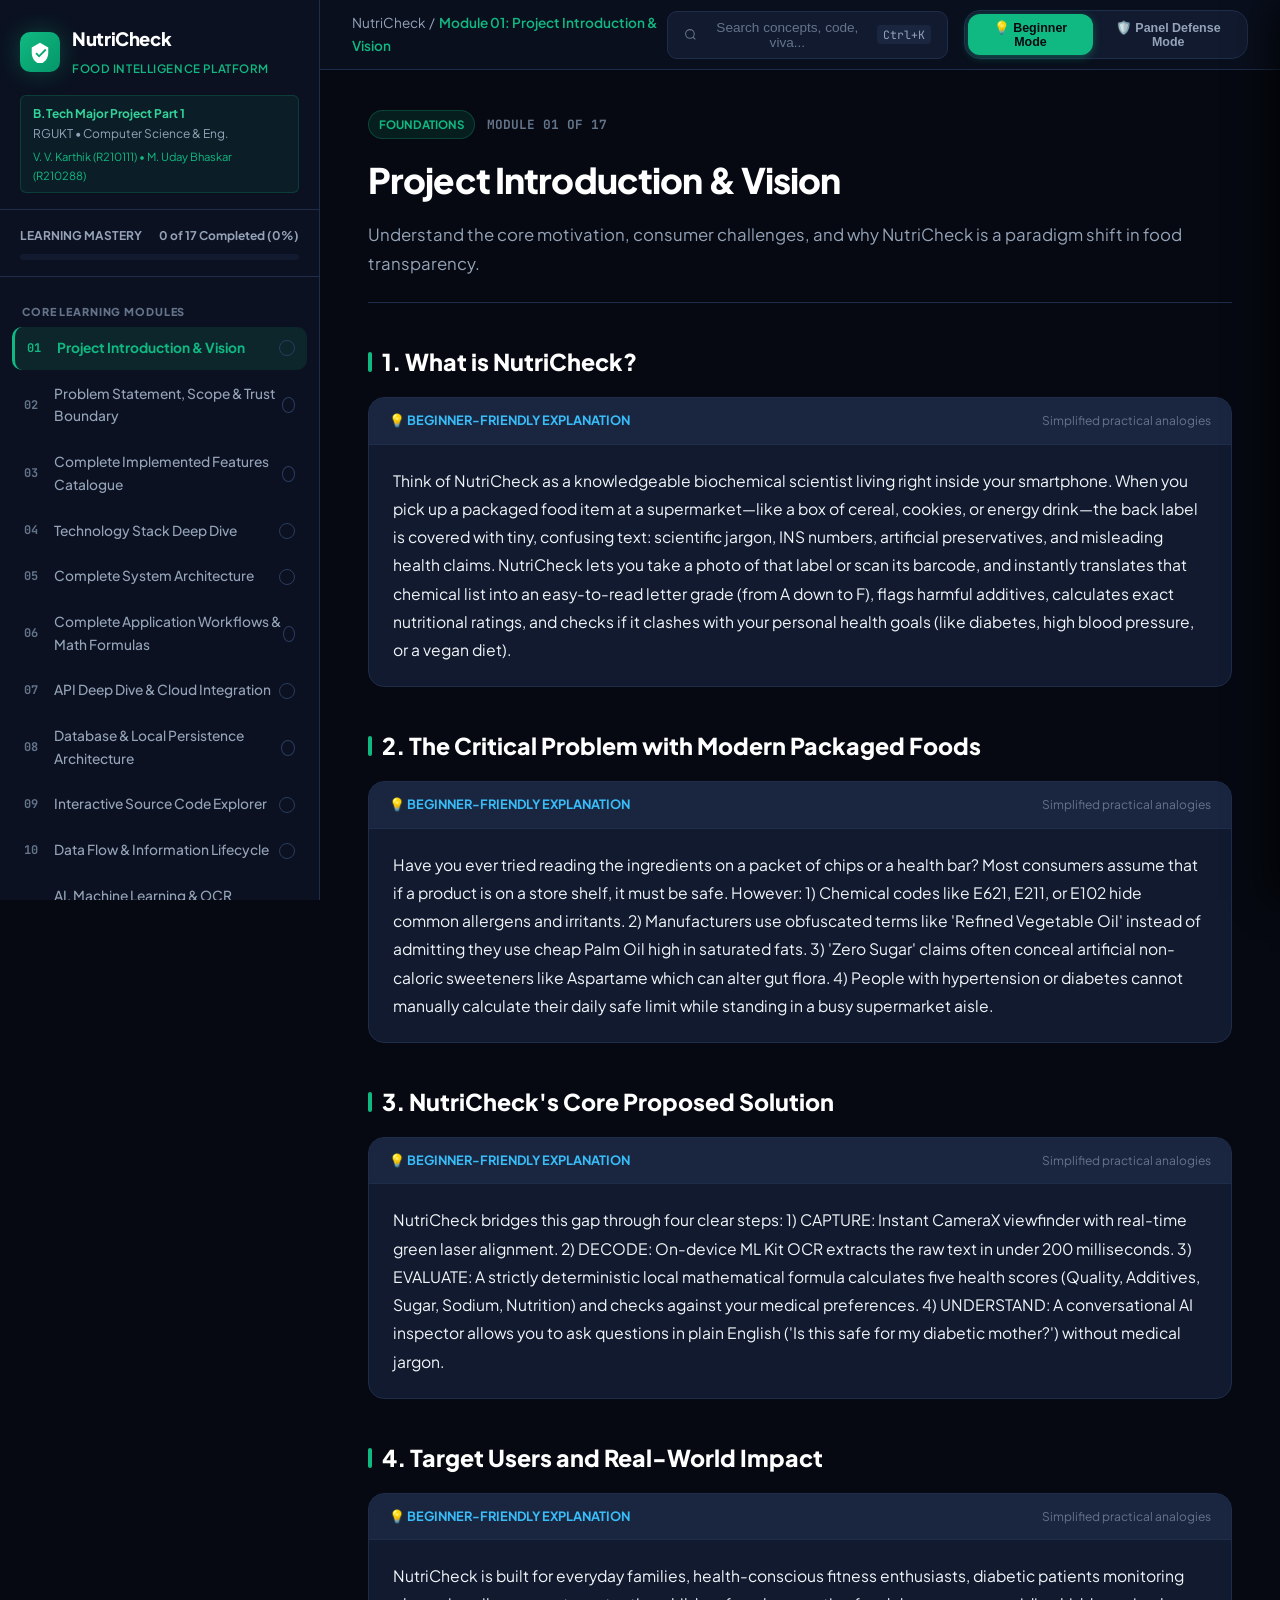
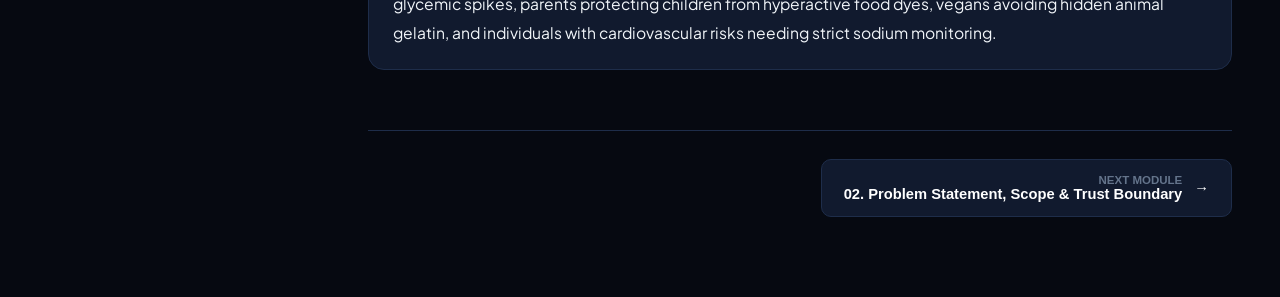
<file: nutricheck_learning_platform/index.html>
<!DOCTYPE html>
<html lang="en">
<head>
  <meta charset="UTF-8">
  <meta name="viewport" content="width=device-width, initial-scale=1.0">
  <meta name="description" content="NutriCheck Interactive Technical Learning & Project Documentation Platform - Complete code-grounded guide for major project evaluation.">
  <title>NutriCheck — Interactive Technical Learning & Defense Platform</title>

  <!-- Google Fonts -->
  <link rel="preconnect" href="https://fonts.googleapis.com">
  <link rel="preconnect" href="https://fonts.gstatic.com" crossorigin>
  <link href="https://fonts.googleapis.com/css2?family=Inter:wght@400;500;600;700&family=JetBrains+Mono:wght@400;500;700&family=Plus+Jakarta+Sans:wght@500;600;700;800;900&display=swap" rel="stylesheet">

  <!-- Core Stylesheets -->
  <link rel="stylesheet" href="css/main.css">
  <link rel="stylesheet" href="css/components.css">
  <link rel="stylesheet" href="css/modules.css">
</head>
<body>

  <div class="app-layout">
    <!-- ==========================================
         SIDEBAR NAVIGATION
         ========================================== -->
    <aside class="sidebar" id="sidebar">
      <div class="sidebar-header">
        <a href="#module-1" class="brand-badge">
          <div class="brand-logo-icon">
            <svg viewBox="0 0 24 24">
              <path d="M12 2L3 7v6c0 5.55 3.84 10.74 9 12 5.16-1.26 9-6.45 9-12V7l-9-5zm-1 16l-4-4 1.41-1.41L11 15.17l6.59-6.59L19 10l-8 8z" />
            </svg>
          </div>
          <div class="brand-text">
            <h1>NutriCheck</h1>
            <span>Food Intelligence Platform</span>
          </div>
        </a>

        <div class="academic-badge">
          <strong>B.Tech Major Project Part 1</strong>
          RGUKT • Computer Science & Eng.
          <div style="margin-top:4px; font-size:0.7rem; color:var(--accent-emerald);">
            V. V. Karthik (R210111) • M. Uday Bhaskar (R210288)
          </div>
        </div>
      </div>

      <!-- Module Progress Tracker -->
      <div class="sidebar-progress">
        <div class="progress-header">
          <span>LEARNING MASTERY</span>
          <span id="progress-text">0 of 17 Completed (0%)</span>
        </div>
        <div class="progress-bar-bg">
          <div class="progress-bar-fill" id="progress-bar-fill"></div>
        </div>
      </div>

      <!-- Navigation Modules List -->
      <nav class="sidebar-nav" id="sidebar-nav">
        <!-- Injected dynamically by app.js -->
      </nav>
    </aside>

    <!-- ==========================================
         MAIN VIEWPORT
         ========================================== -->
    <div class="main-viewport">
      <!-- Top Sticky Header -->
      <header class="top-header">
        <div class="header-left">
          <button class="menu-toggle" id="sidebar-toggle-btn" aria-label="Toggle Sidebar">
            <svg width="24" height="24" viewBox="0 0 24 24" fill="none" stroke="currentColor" stroke-width="2">
              <line x1="3" y1="12" x2="21" y2="12"></line>
              <line x1="3" y1="6" x2="21" y2="6"></line>
              <line x1="3" y1="18" x2="21" y2="18"></line>
            </svg>
          </button>
          <div class="breadcrumbs">
            <span>NutriCheck</span> &nbsp;/&nbsp; <span class="current" id="breadcrumb-current">Module 01: Project Introduction</span>
          </div>
        </div>

        <div class="header-right">
          <!-- Search Trigger -->
          <button class="search-btn" id="search-trigger-btn" aria-label="Open Search">
            <svg width="15" height="15" viewBox="0 0 24 24" fill="none" stroke="currentColor" stroke-width="2">
              <circle cx="11" cy="11" r="8"></circle>
              <line x1="21" y1="21" x2="16.65" y2="16.65"></line>
            </svg>
            <span>Search concepts, code, viva...</span>
            <kbd>Ctrl+K</kbd>
          </button>

          <!-- Dual Explanation Mode Switcher -->
          <div class="mode-toggle-wrap">
            <button class="mode-btn active" id="mode-btn-beginner">
              💡 Beginner Mode
            </button>
            <button class="mode-btn" id="mode-btn-panel">
              🛡️ Panel Defense Mode
            </button>
          </div>
        </div>
      </header>

      <!-- Active Content Container -->
      <main class="content-area" id="content-area">
        <!-- Rendered dynamically by app.js -->
      </main>
    </div>
  </div>

  <!-- ==========================================
       INTERACTIVE NODE INSPECTOR MODAL
       ========================================== -->
  <div class="node-inspector-modal" id="node-inspector-modal">
    <button class="inspector-close-btn" id="inspector-close-btn">&times;</button>
    <div id="inspector-content">
      <!-- Injected when clicking diagram nodes -->
    </div>
  </div>

  <!-- ==========================================
       GLOBAL SEARCH MODAL (CMD + K)
       ========================================== -->
  <div class="search-modal-backdrop" id="search-modal-backdrop">
    <div class="search-modal">
      <div class="search-input-wrap">
        <svg width="18" height="18" viewBox="0 0 24 24" fill="none" stroke="#10B981" stroke-width="2" style="margin-right:12px;">
          <circle cx="11" cy="11" r="8"></circle>
          <line x1="21" y1="21" x2="16.65" y2="16.65"></line>
        </svg>
        <input type="text" class="search-modal-input" id="search-modal-input" placeholder="Search modules, Kotlin files, formulas, viva questions..." />
        <button id="search-close-btn" style="background:none; border:none; color:var(--text-muted); cursor:pointer; font-size:1.2rem;">&times;</button>
      </div>
      <div class="search-results-list" id="search-results-list">
        <!-- Dynamic search results -->
      </div>
    </div>
  </div>

  <!-- Scripts -->
  <script src="js/scoring-engine.js"></script>
  <script src="js/diagrams.js"></script>
  <script src="js/data.js"></script>
  <script src="js/app.js"></script>
</body>
</html>
</file>
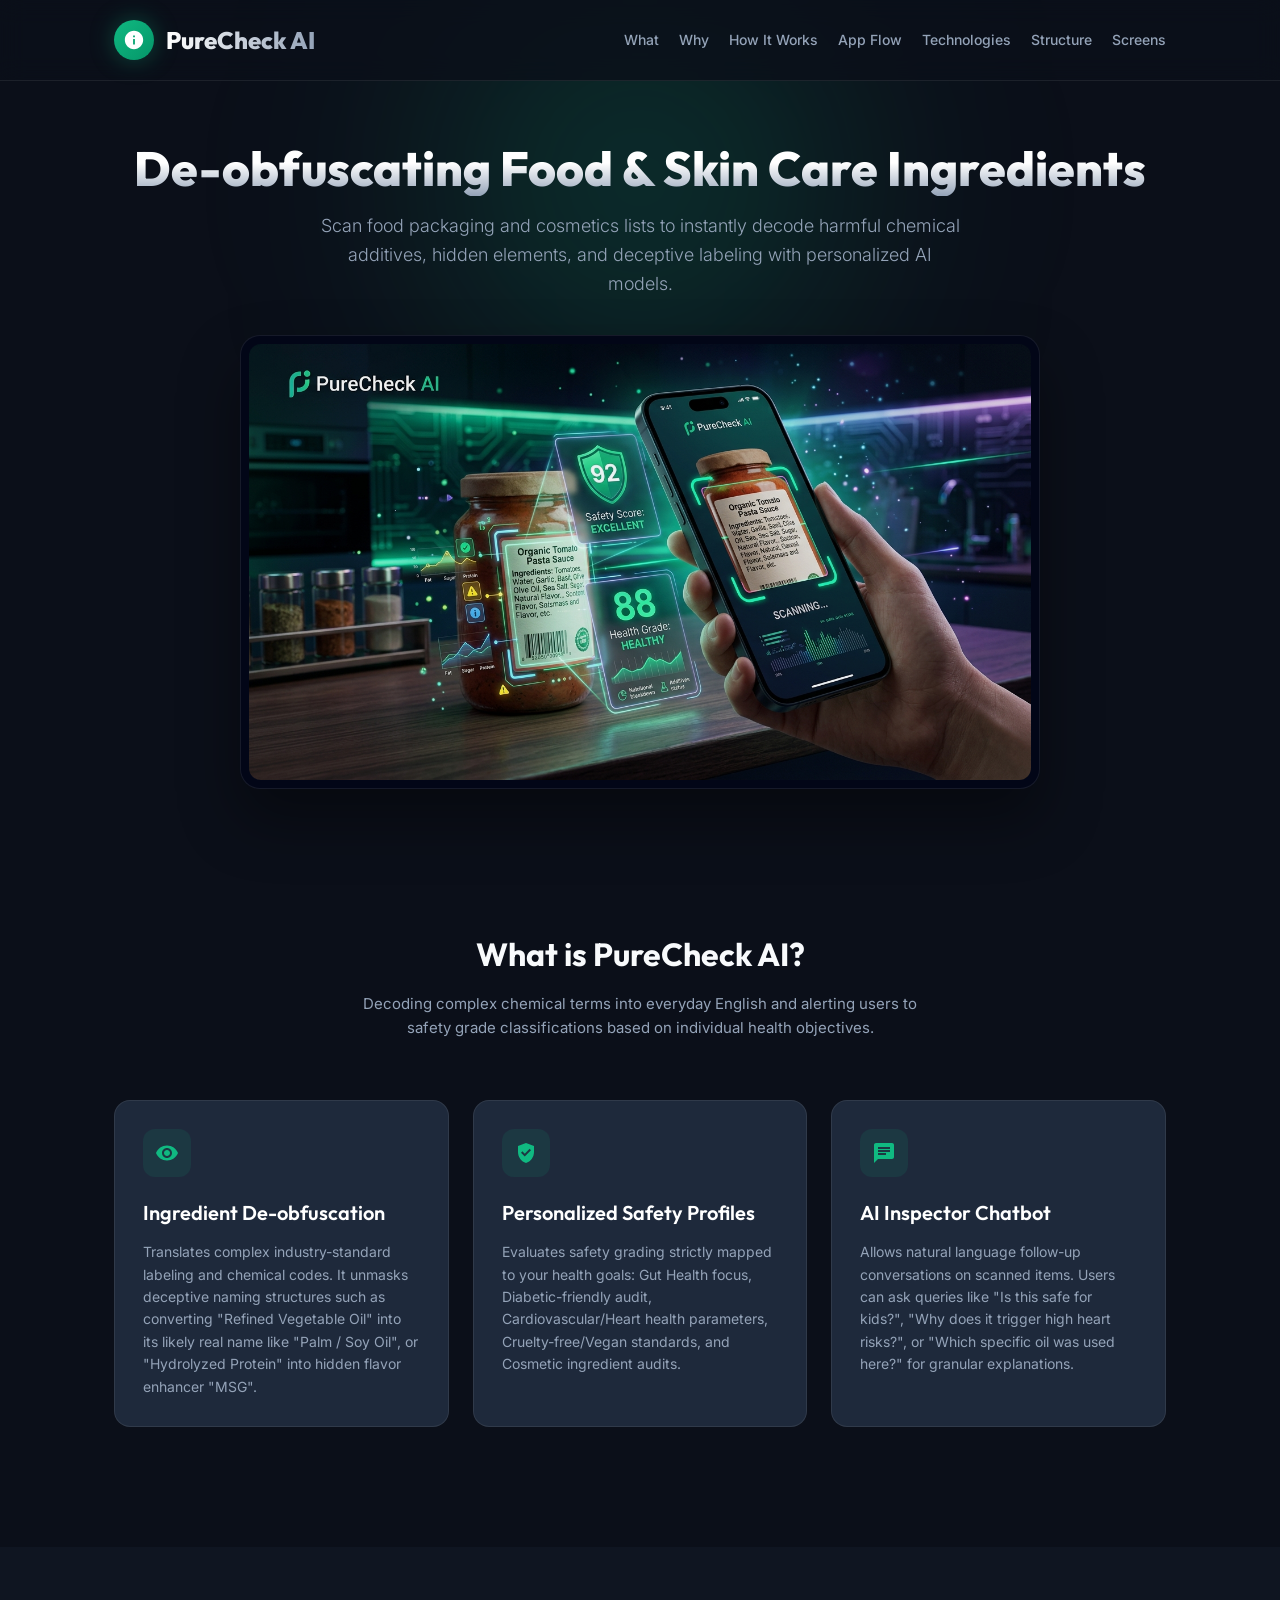
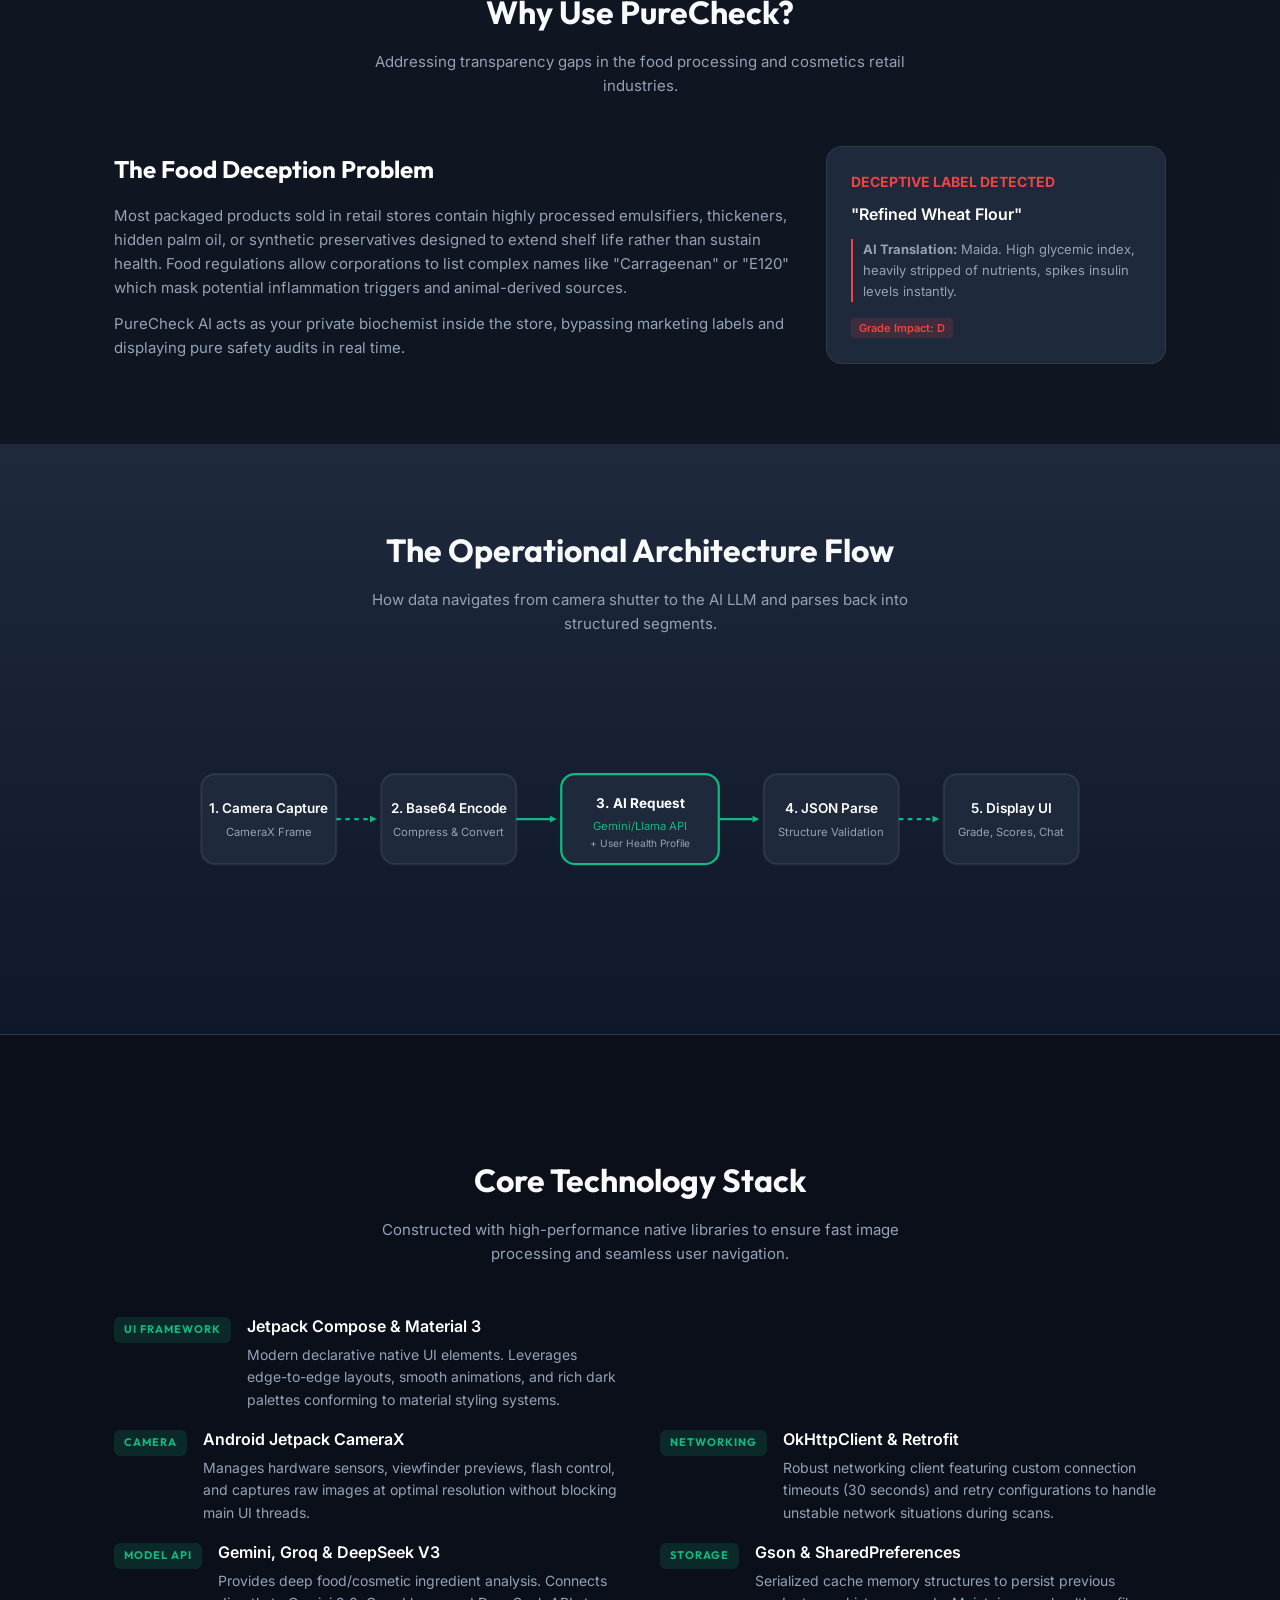
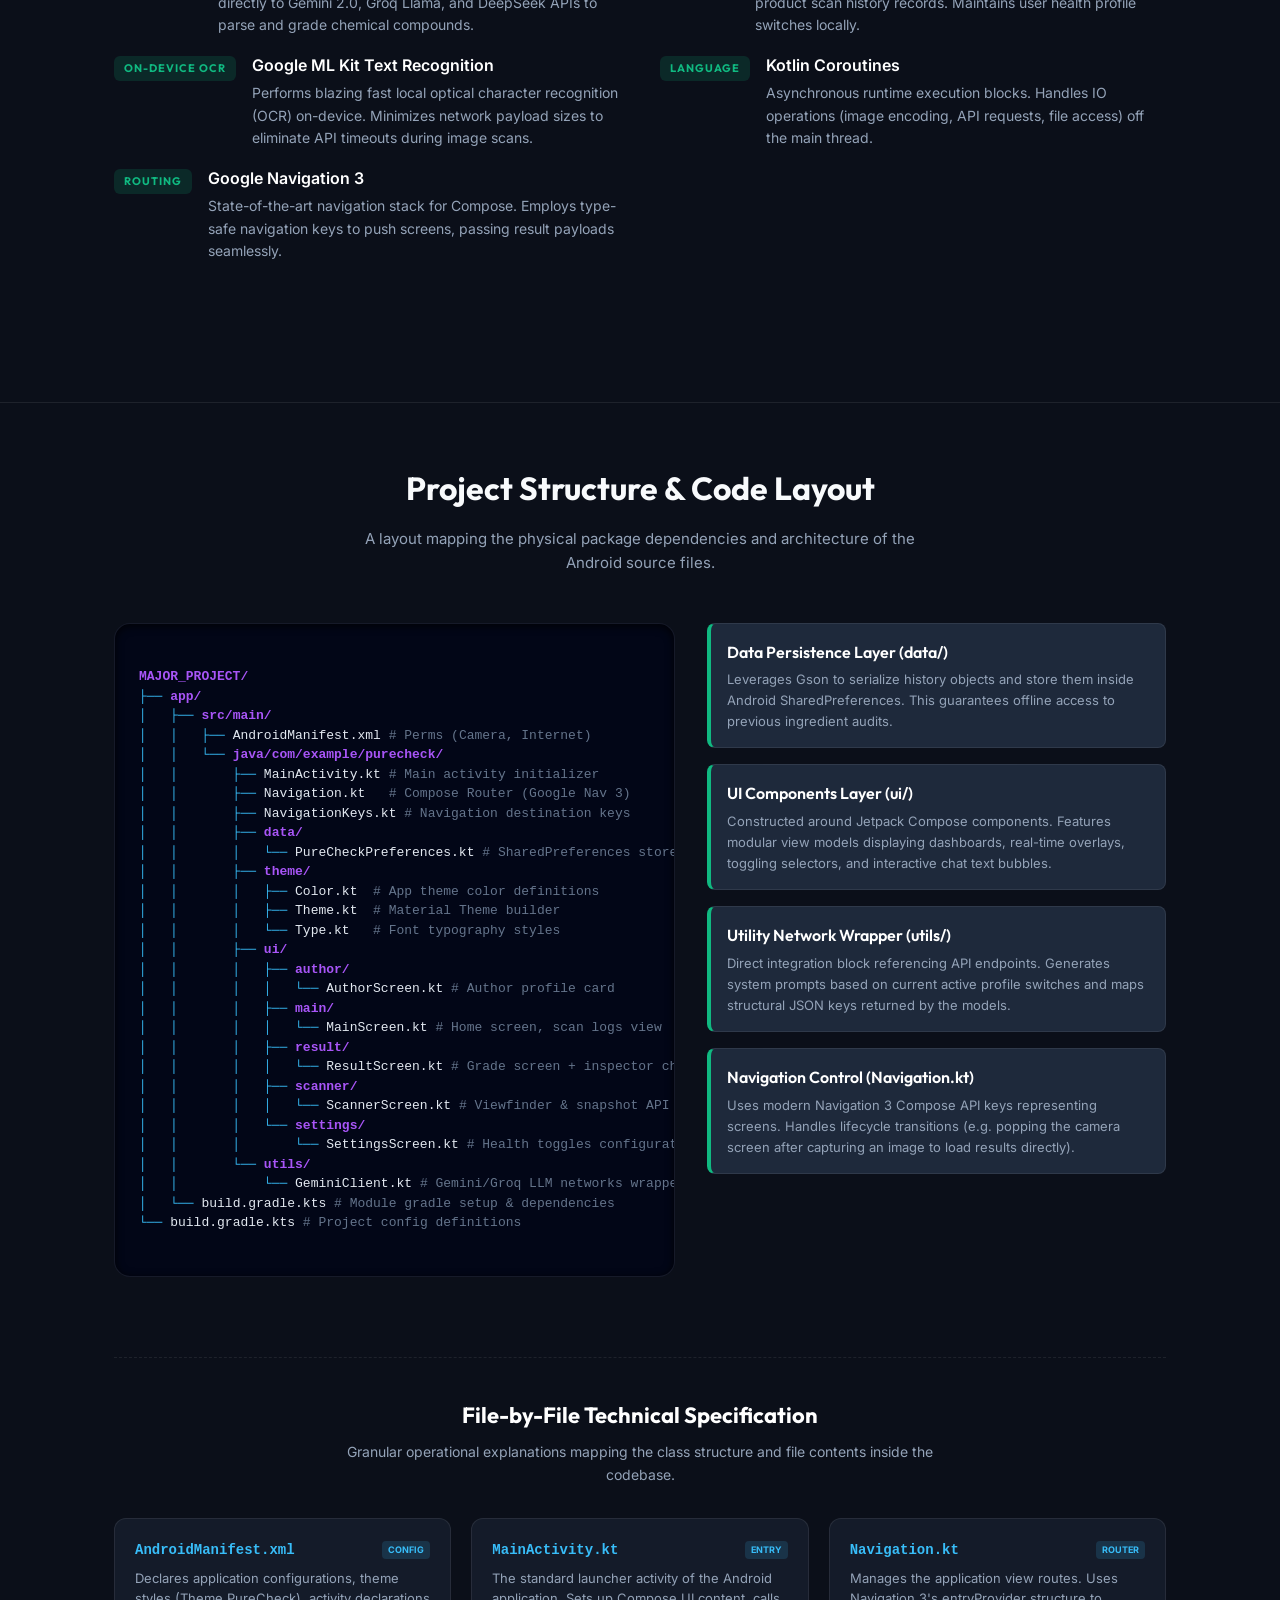
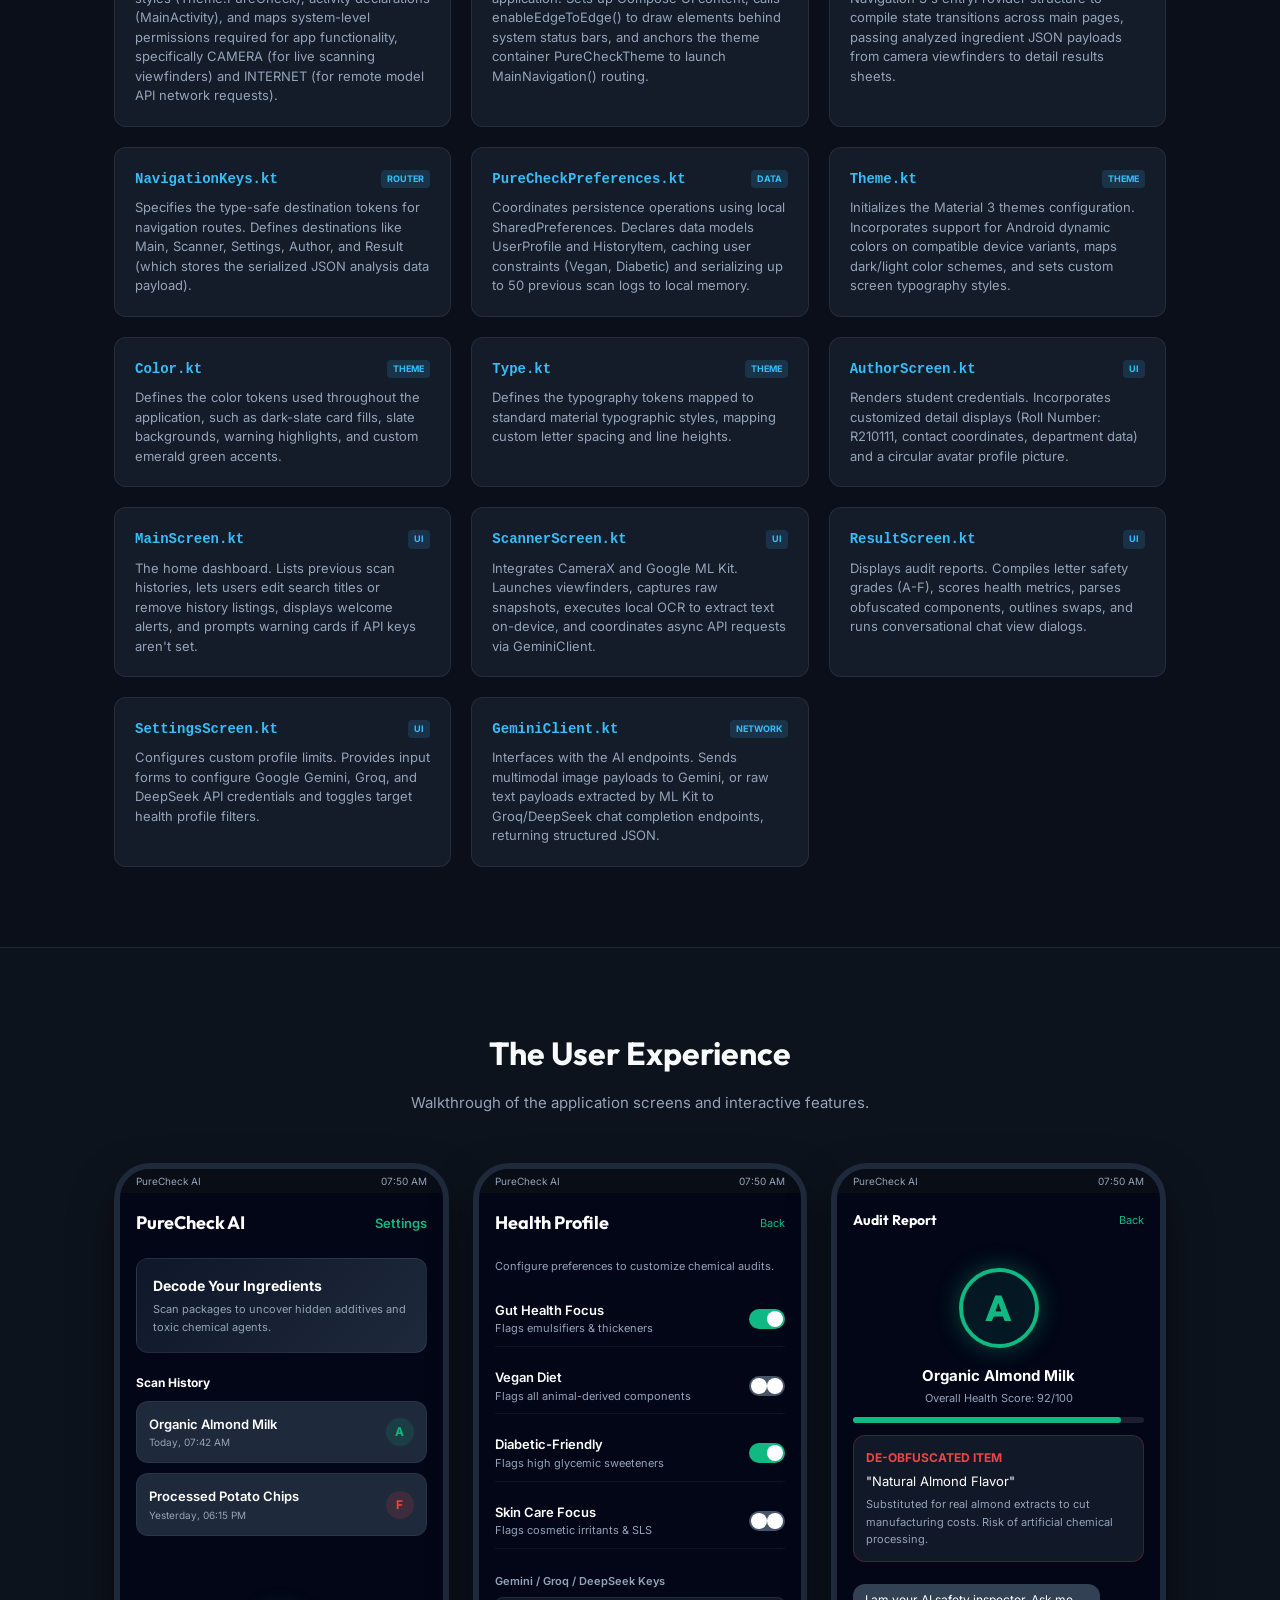
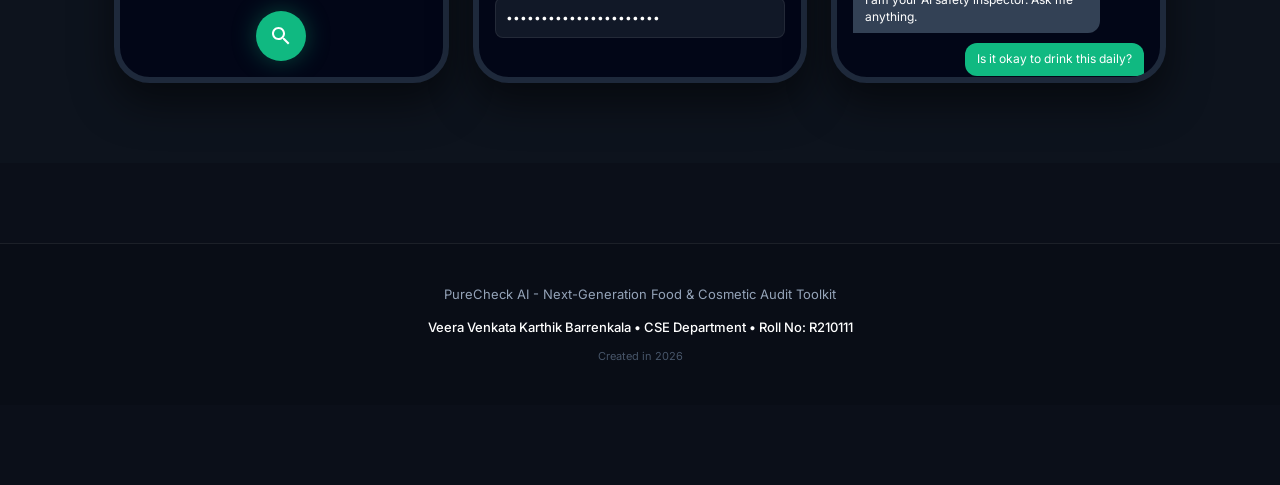
<file: purecheck_guide.html>
<!DOCTYPE html>
<html lang="en">
<head>
    <meta charset="UTF-8">
    <meta name="viewport" content="width=device-width, initial-scale=1.0">
    <meta name="description" content="Detailed guide and documentation for PureCheck AI - the ultimate ingredient decoding and health safety mobile application.">
    <title>PureCheck AI - App Overview & Documentation</title>
    <!-- Google Fonts -->
    <link rel="preconnect" href="https://fonts.googleapis.com">
    <link rel="preconnect" href="https://fonts.gstatic.com" crossorigin>
    <link href="https://fonts.googleapis.com/css2?family=Inter:wght@300;400;500;600;700&family=Outfit:wght@400;500;600;700;800&display=swap" rel="stylesheet">
    
    <style>
        :root {
            --bg-color: #0b0f19;
            --card-bg: #1e293b;
            --border-color: rgba(255, 255, 255, 0.08);
            --text-primary: #f8fafc;
            --text-secondary: #94a3b8;
            --accent-green: #10b981;
            --accent-green-glow: rgba(16, 185, 129, 0.2);
            --accent-red: #ef4444;
            --accent-amber: #f59e0b;
            --gradient-primary: linear-gradient(135deg, #10b981 0%, #059669 100%);
            --gradient-dark: linear-gradient(180deg, #1e293b 0%, #0f172a 100%);
            --shadow-glow: 0 0 25px rgba(16, 185, 129, 0.35);
            --font-display: 'Outfit', sans-serif;
            --font-sans: 'Inter', sans-serif;
        }

        * {
            box-sizing: border-box;
            margin: 0;
            padding: 0;
        }

        body {
            background-color: var(--bg-color);
            color: var(--text-primary);
            font-family: var(--font-sans);
            line-height: 1.6;
            overflow-x: hidden;
            padding-bottom: 80px;
        }

        /* Custom Scrollbar */
        ::-webkit-scrollbar {
            width: 10px;
        }
        ::-webkit-scrollbar-track {
            background: var(--bg-color);
        }
        ::-webkit-scrollbar-thumb {
            background: #334155;
            border-radius: 5px;
        }
        ::-webkit-scrollbar-thumb:hover {
            background: var(--accent-green);
        }

        /* Container */
        .container {
            max-width: 1100px;
            margin: 0 auto;
            padding: 0 24px;
        }

        /* Header / Navigation */
        header {
            border-bottom: 1px solid var(--border-color);
            padding: 20px 0;
            background: rgba(11, 15, 25, 0.8);
            backdrop-filter: blur(12px);
            position: sticky;
            top: 0;
            z-index: 100;
        }

        .header-wrap {
            display: flex;
            justify-content: space-between;
            align-items: center;
        }

        .logo-area {
            display: flex;
            align-items: center;
            gap: 12px;
        }

        .logo-circle {
            width: 40px;
            height: 40px;
            border-radius: 50%;
            background: var(--gradient-primary);
            display: flex;
            align-items: center;
            justify-content: center;
            box-shadow: var(--shadow-glow);
        }

        .logo-circle svg {
            width: 22px;
            height: 22px;
            fill: white;
        }

        .logo-text {
            font-family: var(--font-display);
            font-size: 24px;
            font-weight: 800;
            background: linear-gradient(to right, #ffffff, #94a3b8);
            -webkit-background-clip: text;
            -webkit-text-fill-color: transparent;
        }

        .nav-links {
            display: flex;
            gap: 20px;
        }

        .nav-links a {
            color: var(--text-secondary);
            text-decoration: none;
            font-weight: 500;
            font-size: 14px;
            transition: color 0.3s;
        }

        .nav-links a:hover {
            color: var(--accent-green);
        }

        /* Hero Section */
        .hero {
            padding: 60px 0;
            text-align: center;
            position: relative;
        }

        .hero::before {
            content: '';
            position: absolute;
            top: -100px;
            left: 50%;
            transform: translateX(-50%);
            width: 400px;
            height: 400px;
            background: var(--accent-green-glow);
            filter: blur(120px);
            border-radius: 50%;
            z-index: -1;
            pointer-events: none;
        }

        .hero h1 {
            font-family: var(--font-display);
            font-size: 48px;
            font-weight: 800;
            line-height: 1.15;
            margin-bottom: 16px;
            background: linear-gradient(to bottom, #ffffff 40%, #94a3b8 100%);
            -webkit-background-clip: text;
            -webkit-text-fill-color: transparent;
        }

        .hero p {
            font-size: 18px;
            color: var(--text-secondary);
            max-width: 650px;
            margin: 0 auto 36px;
            font-weight: 300;
        }

        .hero-img-wrap {
            position: relative;
            max-width: 800px;
            margin: 0 auto;
            border-radius: 20px;
            border: 1px solid var(--border-color);
            overflow: hidden;
            box-shadow: 0 30px 60px rgba(0,0,0,0.4);
            background: #020617;
            padding: 8px;
        }

        .hero-img {
            width: 100%;
            display: block;
            border-radius: 12px;
            filter: brightness(0.95);
            transition: transform 0.5s ease;
        }

        .hero-img-wrap:hover .hero-img {
            transform: scale(1.02);
        }

        /* Grid Sections */
        .section-title {
            font-family: var(--font-display);
            font-size: 32px;
            font-weight: 700;
            margin-bottom: 12px;
            text-align: center;
        }

        .section-subtitle {
            color: var(--text-secondary);
            text-align: center;
            max-width: 580px;
            margin: 0 auto 48px;
            font-size: 15px;
            font-weight: 400;
        }

        .intro-grid {
            display: grid;
            grid-template-columns: repeat(auto-fit, minmax(300px, 1fr));
            gap: 24px;
            margin-top: 60px;
            margin-bottom: 80px;
        }

        .card {
            background-color: var(--card-bg);
            border: 1px solid var(--border-color);
            border-radius: 16px;
            padding: 28px;
            transition: all 0.3s cubic-bezier(0.4, 0, 0.2, 1);
            position: relative;
            overflow: hidden;
        }

        .card:hover {
            transform: translateY(-5px);
            border-color: rgba(16, 185, 129, 0.25);
            box-shadow: 0 12px 30px rgba(0, 0, 0, 0.2);
        }

        .card-icon {
            width: 48px;
            height: 48px;
            border-radius: 12px;
            background: rgba(16, 185, 129, 0.1);
            display: flex;
            align-items: center;
            justify-content: center;
            margin-bottom: 20px;
            color: var(--accent-green);
        }

        .card-icon svg {
            width: 24px;
            height: 24px;
            fill: currentColor;
        }

        .card h3 {
            font-family: var(--font-display);
            font-size: 20px;
            font-weight: 600;
            margin-bottom: 12px;
            color: white;
        }

        .card p {
            color: var(--text-secondary);
            font-size: 14px;
            line-height: 1.6;
        }

        /* Flow Diagram Section */
        .flow-section {
            background: var(--gradient-dark);
            border-top: 1px solid var(--border-color);
            border-bottom: 1px solid var(--border-color);
            padding: 80px 0;
            margin-bottom: 80px;
        }

        .flow-container {
            display: flex;
            flex-direction: column;
            align-items: center;
            margin-top: 40px;
        }

        .flowchart-svg {
            width: 100%;
            max-width: 900px;
            height: auto;
        }

        /* Tech Details Section */
        .tech-grid {
            display: grid;
            grid-template-columns: repeat(2, 1fr);
            gap: 40px;
            align-items: center;
            margin-bottom: 80px;
        }

        @media (max-width: 768px) {
            .tech-grid {
                grid-template-columns: 1fr;
            }
            .hero h1 {
                font-size: 36px;
            }
        }

        .tech-list {
            display: flex;
            flex-direction: column;
            gap: 16px;
        }

        .tech-item {
            display: flex;
            gap: 16px;
            align-items: flex-start;
        }

        .tech-badge {
            font-family: var(--font-display);
            font-size: 11px;
            font-weight: 700;
            text-transform: uppercase;
            letter-spacing: 1px;
            background: rgba(16, 185, 129, 0.15);
            color: var(--accent-green);
            padding: 4px 10px;
            border-radius: 6px;
            margin-top: 3px;
            white-space: nowrap;
        }

        .tech-desc h4 {
            color: white;
            font-size: 16px;
            font-weight: 600;
            margin-bottom: 4px;
        }

        .tech-desc p {
            color: var(--text-secondary);
            font-size: 14px;
        }

        /* Project Structure Section */
        .structure-grid {
            display: grid;
            grid-template-columns: 1.1fr 0.9fr;
            gap: 32px;
            align-items: start;
            margin-bottom: 80px;
        }

        @media (max-width: 900px) {
            .structure-grid {
                grid-template-columns: 1fr;
            }
        }

        .tree-container {
            background: #020617;
            border: 1px solid var(--border-color);
            border-radius: 16px;
            padding: 24px;
            font-family: 'Courier New', Courier, monospace;
            font-size: 13px;
            color: #38bdf8;
            overflow-x: auto;
            line-height: 1.5;
            box-shadow: inset 0 2px 8px rgba(0,0,0,0.8);
            white-space: pre;
        }

        .tree-container span.comment {
            color: #64748b;
        }

        .tree-container span.folder {
            color: #a855f7;
            font-weight: bold;
        }

        .tree-container span.file {
            color: #e2e8f0;
        }

        .struct-description {
            display: flex;
            flex-direction: column;
            gap: 16px;
        }

        .struct-card {
            background-color: var(--card-bg);
            border-left: 4px solid var(--accent-green);
            border-top: 1px solid var(--border-color);
            border-bottom: 1px solid var(--border-color);
            border-right: 1px solid var(--border-color);
            border-radius: 8px;
            padding: 16px;
        }

        .struct-card h4 {
            font-family: var(--font-display);
            font-size: 16px;
            font-weight: 600;
            color: white;
            margin-bottom: 4px;
        }

        .struct-card p {
            font-size: 13px;
            color: var(--text-secondary);
        }

        /* Screen Simulator */
        .mockups-grid {
            display: grid;
            grid-template-columns: repeat(auto-fit, minmax(280px, 1fr));
            gap: 24px;
            margin-top: 40px;
        }

        .phone-mockup {
            background: #020617;
            border: 6px solid #1e293b;
            border-radius: 36px;
            height: 520px;
            overflow: hidden;
            display: flex;
            flex-direction: column;
            box-shadow: 0 20px 40px rgba(0,0,0,0.5);
            position: relative;
        }

        .phone-bar {
            height: 24px;
            background: #090d16;
            display: flex;
            justify-content: space-between;
            align-items: center;
            padding: 0 16px;
            font-size: 10px;
            color: var(--text-secondary);
        }

        .phone-screen {
            flex: 1;
            padding: 16px;
            display: flex;
            flex-direction: column;
            overflow-y: auto;
        }

        .phone-header {
            display: flex;
            justify-content: space-between;
            align-items: center;
            margin-bottom: 20px;
        }

        .phone-title {
            font-family: var(--font-display);
            font-size: 18px;
            font-weight: 700;
            color: white;
        }

        /* Simulator Styles */
        .grade-badge-wrap {
            display: flex;
            justify-content: center;
            align-items: center;
            margin: 16px 0;
        }

        .sim-grade {
            width: 80px;
            height: 80px;
            border-radius: 50%;
            border: 4px solid var(--accent-green);
            background: rgba(16, 185, 129, 0.1);
            box-shadow: var(--shadow-glow);
            display: flex;
            align-items: center;
            justify-content: center;
            font-family: var(--font-display);
            font-size: 36px;
            font-weight: 800;
            color: var(--accent-green);
        }

        .sim-score-bar {
            height: 6px;
            background: rgba(255,255,255,0.1);
            border-radius: 3px;
            width: 100%;
            margin-top: 10px;
            position: relative;
        }

        .sim-score-fill {
            position: absolute;
            left: 0;
            top: 0;
            height: 100%;
            width: 85%;
            background: var(--accent-green);
            border-radius: 3px;
        }

        .obfuscated-card {
            background: #111827;
            border: 1px solid rgba(239, 68, 68, 0.25);
            border-radius: 12px;
            padding: 12px;
            margin-bottom: 12px;
        }

        .obfuscated-header {
            color: var(--accent-red);
            font-size: 12px;
            font-weight: 700;
            text-transform: uppercase;
            margin-bottom: 4px;
        }

        .obfuscated-body {
            font-size: 13px;
            color: white;
        }

        .obfuscated-reason {
            font-size: 11px;
            color: var(--text-secondary);
            margin-top: 4px;
        }

        .history-list-sim {
            display: flex;
            flex-direction: column;
            gap: 10px;
        }

        .history-item-sim {
            background: #1e293b;
            border: 1px solid rgba(255,255,255,0.05);
            border-radius: 12px;
            padding: 12px;
            display: flex;
            align-items: center;
            justify-content: space-between;
        }

        .history-title {
            font-size: 13px;
            font-weight: 600;
            color: white;
        }

        .history-time {
            font-size: 10px;
            color: var(--text-secondary);
        }

        .history-grade {
            width: 28px;
            height: 28px;
            border-radius: 50%;
            background: rgba(16, 185, 129, 0.15);
            color: var(--accent-green);
            display: flex;
            align-items: center;
            justify-content: center;
            font-size: 12px;
            font-weight: 700;
        }

        /* Profile Filter Switches */
        .profile-list-sim {
            display: flex;
            flex-direction: column;
            gap: 12px;
        }

        .profile-row-sim {
            display: flex;
            justify-content: space-between;
            align-items: center;
            padding: 8px 0;
            border-bottom: 1px solid rgba(255,255,255,0.05);
        }

        .profile-info-sim {
            display: flex;
            flex-direction: column;
        }

        .profile-name-sim {
            font-size: 13px;
            font-weight: 600;
            color: white;
        }

        .profile-desc-sim {
            font-size: 11px;
            color: var(--text-secondary);
        }

        .toggle-switch-sim {
            width: 36px;
            height: 20px;
            border-radius: 10px;
            background: var(--accent-green);
            position: relative;
            cursor: pointer;
        }

        .toggle-switch-sim::after {
            content: '';
            position: absolute;
            top: 2px;
            right: 2px;
            width: 16px;
            height: 16px;
            border-radius: 50%;
            background: white;
        }

        /* Chat simulation */
        .chat-area-sim {
            display: flex;
            flex-direction: column;
            gap: 10px;
            margin-top: 10px;
            flex: 1;
        }

        .chat-bubble-sim {
            padding: 8px 12px;
            border-radius: 12px;
            max-width: 85%;
            font-size: 12px;
            line-height: 1.4;
        }

        .chat-bot-sim {
            background: #334155;
            color: white;
            align-self: flex-start;
            border-bottom-left-radius: 0;
        }

        .chat-user-sim {
            background: var(--accent-green);
            color: white;
            align-self: flex-end;
            border-bottom-right-radius: 0;
        }

        .chat-input-sim {
            margin-top: auto;
            border: 1px solid rgba(255,255,255,0.1);
            border-radius: 8px;
            padding: 8px;
            font-size: 11px;
            background: #0f172a;
            color: var(--text-secondary);
            display: flex;
            justify-content: space-between;
            align-items: center;
        }

        /* Footer */
        footer {
            border-top: 1px solid var(--border-color);
            padding: 40px 0;
            text-align: center;
            background: #090d16;
            margin-top: 80px;
        }

        footer p {
            color: var(--text-secondary);
            font-size: 13px;
        }

        footer .author-details {
            margin-top: 12px;
            color: white;
            font-weight: 500;
        }

        /* File Breakdown Styles */
        .file-breakdown {
            display: grid;
            grid-template-columns: repeat(auto-fit, minmax(320px, 1fr));
            gap: 20px;
        }

        .file-card {
            background-color: rgba(30, 41, 59, 0.5);
            border: 1px solid var(--border-color);
            border-radius: 12px;
            padding: 20px;
            transition: all 0.3s;
        }

        .file-card:hover {
            border-color: rgba(16, 185, 129, 0.25);
            transform: translateY(-2px);
            box-shadow: 0 8px 24px rgba(0, 0, 0, 0.15);
        }

        .file-card h4 {
            font-family: 'Courier New', Courier, monospace;
            font-size: 14px;
            font-weight: bold;
            color: #38bdf8;
            margin-bottom: 8px;
            display: flex;
            align-items: center;
            justify-content: space-between;
        }

        .file-card h4 span.tag {
            font-family: var(--font-sans);
            font-size: 9px;
            font-weight: 700;
            text-transform: uppercase;
            background: rgba(56, 189, 248, 0.15);
            color: #38bdf8;
            padding: 2px 6px;
            border-radius: 4px;
        }

        .file-card p {
            font-size: 13px;
            color: var(--text-secondary);
            line-height: 1.5;
        }
    </style>
</head>
<body>

    <!-- Header Section -->
    <header>
        <div class="container header-wrap">
            <div class="logo-area">
                <div class="logo-circle">
                    <svg viewBox="0 0 24 24">
                        <path d="M12 2C6.48 2 2 6.48 2 12s4.48 10 10 10 10-4.48 10-10S17.52 2 12 2zm1 15h-2v-6h2v6zm0-8h-2V7h2v2z" fill="#FFF"/>
                    </svg>
                </div>
                <span class="logo-text">PureCheck AI</span>
            </div>
            <nav class="nav-links">
                <a href="#what">What</a>
                <a href="#why">Why</a>
                <a href="#how">How It Works</a>
                <a href="#flow">App Flow</a>
                <a href="#tech">Technologies</a>
                <a href="#structure">Structure</a>
                <a href="#screens">Screens</a>
            </nav>
        </div>
    </header>

    <!-- Hero Section -->
    <section class="hero">
        <div class="container">
            <h1>De-obfuscating Food & Skin Care Ingredients</h1>
            <p>Scan food packaging and cosmetics lists to instantly decode harmful chemical additives, hidden elements, and deceptive labeling with personalized AI models.</p>
            <div class="hero-img-wrap">
                <img src="purecheck_hero.jpg" alt="PureCheck AI Scanning Interface Mockup" class="hero-img">
            </div>
        </div>
    </section>

    <!-- What section -->
    <section id="what" style="padding: 80px 0 40px;">
        <div class="container">
            <h2 class="section-title">What is PureCheck AI?</h2>
            <p class="section-subtitle">Decoding complex chemical terms into everyday English and alerting users to safety grade classifications based on individual health objectives.</p>
            
            <div class="intro-grid">
                <div class="card">
                    <div class="card-icon">
                        <!-- Eye Scanner icon -->
                        <svg viewBox="0 0 24 24"><path d="M12 4.5C7 4.5 2.73 7.61 1 12c1.73 4.39 6 7.5 11 7.5s9.27-3.11 11-7.5c-1.73-4.39-6-7.5-11-7.5zM12 17c-2.76 0-5-2.24-5-5s2.24-5 5-5 5 2.24 5 5-2.24 5-5 5zm0-8c-1.66 0-3 1.34-3 3s1.34 3 3 3 3-1.34 3-3-1.34-3-3-3z" fill="currentColor"/></svg>
                    </div>
                    <h3>Ingredient De-obfuscation</h3>
                    <p>Translates complex industry-standard labeling and chemical codes. It unmasks deceptive naming structures such as converting "Refined Vegetable Oil" into its likely real name like "Palm / Soy Oil", or "Hydrolyzed Protein" into hidden flavor enhancer "MSG".</p>
                </div>
                <div class="card">
                    <div class="card-icon">
                        <!-- Shield Check icon -->
                        <svg viewBox="0 0 24 24"><path d="M12 2L4 5v6.09c0 5.05 3.41 9.76 8 10.91 4.59-1.15 8-5.86 8-10.91V5l-8-3zm-1.25 13.5L7 11.75l1.41-1.41 2.34 2.33 4.84-4.84 1.41 1.41-6.25 6.26z" fill="currentColor"/></svg>
                    </div>
                    <h3>Personalized Safety Profiles</h3>
                    <p>Evaluates safety grading strictly mapped to your health goals: Gut Health focus, Diabetic-friendly audit, Cardiovascular/Heart health parameters, Cruelty-free/Vegan standards, and Cosmetic ingredient audits.</p>
                </div>
                <div class="card">
                    <div class="card-icon">
                        <!-- Chat icon -->
                        <svg viewBox="0 0 24 24"><path d="M20 2H4c-1.1 0-1.99.9-1.99 2L2 22l4-4h14c1.1 0 2-.9 2-2V4c0-1.1-.9-2-2-2zM6 9h12v2H6V9zm8 5H6v-2h8v2zm4-6H6V6h12v2z" fill="currentColor"/></svg>
                    </div>
                    <h3>AI Inspector Chatbot</h3>
                    <p>Allows natural language follow-up conversations on scanned items. Users can ask queries like "Is this safe for kids?", "Why does it trigger high heart risks?", or "Which specific oil was used here?" for granular explanations.</p>
                </div>
            </div>
        </div>
    </section>

    <!-- Why section -->
    <section id="why" style="padding: 40px 0 80px; background: rgba(30, 41, 59, 0.25);">
        <div class="container">
            <h2 class="section-title">Why Use PureCheck?</h2>
            <p class="section-subtitle">Addressing transparency gaps in the food processing and cosmetics retail industries.</p>
            
            <div style="display: flex; flex-direction: column; gap: 40px;">
                <div style="display: flex; gap: 30px; align-items: center; flex-wrap: wrap;">
                    <div style="flex: 1; min-width: 300px;">
                        <h3 style="font-family: var(--font-display); font-size: 24px; color: white; margin-bottom: 16px;">The Food Deception Problem</h3>
                        <p style="color: var(--text-secondary); margin-bottom: 12px; font-size: 15px;">Most packaged products sold in retail stores contain highly processed emulsifiers, thickeners, hidden palm oil, or synthetic preservatives designed to extend shelf life rather than sustain health. Food regulations allow corporations to list complex names like "Carrageenan" or "E120" which mask potential inflammation triggers and animal-derived sources.</p>
                        <p style="color: var(--text-secondary); font-size: 15px;">PureCheck AI acts as your private biochemist inside the store, bypassing marketing labels and displaying pure safety audits in real time.</p>
                    </div>
                    <div style="background: var(--card-bg); padding: 24px; border-radius: 16px; border: 1px solid var(--border-color); width: 340px; margin: 0 auto;">
                        <div style="color: var(--accent-red); font-size: 14px; font-weight: 700; margin-bottom: 8px;">DECEPTIVE LABEL DETECTED</div>
                        <div style="color: white; font-weight: 600; font-size: 16px; margin-bottom: 12px;">"Refined Wheat Flour"</div>
                        <div style="font-size: 13px; color: var(--text-secondary); margin-bottom: 12px; border-left: 2px solid var(--accent-red); padding-left: 10px;">
                            <strong>AI Translation:</strong> Maida. High glycemic index, heavily stripped of nutrients, spikes insulin levels instantly.
                        </div>
                        <span style="background: rgba(239, 68, 68, 0.15); color: var(--accent-red); padding: 3px 8px; border-radius: 4px; font-size: 11px; font-weight: 600;">Grade Impact: D</span>
                    </div>
                </div>
            </div>
        </div>
    </section>

    <!-- How section / Flowchart -->
    <section id="flow" class="flow-section">
        <div class="container">
            <h2 class="section-title">The Operational Architecture Flow</h2>
            <p class="section-subtitle">How data navigates from camera shutter to the AI LLM and parses back into structured segments.</p>
            
            <div class="flow-container">
                <!-- SVG Vector Flowchart -->
                <svg class="flowchart-svg" viewBox="0 0 800 240" fill="none" xmlns="http://www.w3.org/2000/svg">
                    <!-- Steps Boxes -->
                    <!-- Step 1 -->
                    <rect x="10" y="80" width="120" height="80" rx="12" fill="#1E293B" stroke="rgba(255,255,255,0.08)" stroke-width="2"/>
                    <text x="70" y="115" fill="white" font-size="12" font-family="Inter" font-weight="600" text-anchor="middle">1. Camera Capture</text>
                    <text x="70" y="135" fill="#94A3B8" font-size="10" font-family="Inter" text-anchor="middle">CameraX Frame</text>
                    
                    <!-- Arrow 1 -->
                    <path d="M130 120H160" stroke="#10b981" stroke-width="2" stroke-dasharray="4 4"/>
                    <polygon points="160,117 166,120 160,123" fill="#10b981"/>

                    <!-- Step 2 -->
                    <rect x="170" y="80" width="120" height="80" rx="12" fill="#1E293B" stroke="rgba(255,255,255,0.08)" stroke-width="2"/>
                    <text x="230" y="115" fill="white" font-size="12" font-family="Inter" font-weight="600" text-anchor="middle">2. Base64 Encode</text>
                    <text x="230" y="135" fill="#94A3B8" font-size="10" font-family="Inter" text-anchor="middle">Compress & Convert</text>

                    <!-- Arrow 2 -->
                    <path d="M290 120H320" stroke="#10b981" stroke-width="2"/>
                    <polygon points="320,117 326,120 320,123" fill="#10b981"/>

                    <!-- Step 3 -->
                    <rect x="330" y="80" width="140" height="80" rx="12" fill="#1E293B" stroke="#10B981" stroke-width="2"/>
                    <text x="400" y="110" fill="white" font-size="12" font-family="Inter" font-weight="700" text-anchor="middle">3. AI Request</text>
                    <text x="400" y="130" fill="#10B981" font-size="10" font-family="Inter" text-anchor="middle">Gemini/Llama API</text>
                    <text x="400" y="145" fill="#94A3B8" font-size="9" font-family="Inter" text-anchor="middle">+ User Health Profile</text>

                    <!-- Arrow 3 -->
                    <path d="M470 120H500" stroke="#10b981" stroke-width="2"/>
                    <polygon points="500,117 506,120 500,123" fill="#10b981"/>

                    <!-- Step 4 -->
                    <rect x="510" y="80" width="120" height="80" rx="12" fill="#1E293B" stroke="rgba(255,255,255,0.08)" stroke-width="2"/>
                    <text x="570" y="115" fill="white" font-size="12" font-family="Inter" font-weight="600" text-anchor="middle">4. JSON Parse</text>
                    <text x="570" y="135" fill="#94A3B8" font-size="10" font-family="Inter" text-anchor="middle">Structure Validation</text>

                    <!-- Arrow 4 -->
                    <path d="M630 120H660" stroke="#10b981" stroke-width="2" stroke-dasharray="4 4"/>
                    <polygon points="660,117 666,120 660,123" fill="#10b981"/>

                    <!-- Step 5 -->
                    <rect x="670" y="80" width="120" height="80" rx="12" fill="#1E293B" stroke="rgba(255,255,255,0.08)" stroke-width="2"/>
                    <text x="730" y="115" fill="white" font-size="12" font-family="Inter" font-weight="600" text-anchor="middle">5. Display UI</text>
                    <text x="730" y="135" fill="#94A3B8" font-size="10" font-family="Inter" text-anchor="middle">Grade, Scores, Chat</text>
                </svg>
            </div>
        </div>
    </section>

    <!-- Technologies section -->
    <section id="tech" style="padding: 40px 0 60px;">
        <div class="container">
            <h2 class="section-title">Core Technology Stack</h2>
            <p class="section-subtitle">Constructed with high-performance native libraries to ensure fast image processing and seamless user navigation.</p>
            
            <div class="tech-grid">
                <div class="tech-list">
                    <div class="tech-item">
                        <span class="tech-badge">UI Framework</span>
                        <div class="tech-desc">
                            <h4>Jetpack Compose & Material 3</h4>
                            <p>Modern declarative native UI elements. Leverages edge-to-edge layouts, smooth animations, and rich dark palettes conforming to material styling systems.</p>
                        </div>
                    </div>
                    
                    <div class="tech-item">
                        <span class="tech-badge">Camera</span>
                        <div class="tech-desc">
                            <h4>Android Jetpack CameraX</h4>
                            <p>Manages hardware sensors, viewfinder previews, flash control, and captures raw images at optimal resolution without blocking main UI threads.</p>
                        </div>
                    </div>
                    
                    <div class="tech-item">
                        <span class="tech-badge">Model API</span>
                        <div class="tech-desc">
                            <h4>Gemini, Groq & DeepSeek V3</h4>
                            <p>Provides deep food/cosmetic ingredient analysis. Connects directly to Gemini 2.0, Groq Llama, and DeepSeek APIs to parse and grade chemical compounds.</p>
                        </div>
                    </div>
                    
                    <div class="tech-item">
                        <span class="tech-badge">On-Device OCR</span>
                        <div class="tech-desc">
                            <h4>Google ML Kit Text Recognition</h4>
                            <p>Performs blazing fast local optical character recognition (OCR) on-device. Minimizes network payload sizes to eliminate API timeouts during image scans.</p>
                        </div>
                    </div>

                    <div class="tech-item">
                        <span class="tech-badge">Routing</span>
                        <div class="tech-desc">
                            <h4>Google Navigation 3</h4>
                            <p>State-of-the-art navigation stack for Compose. Employs type-safe navigation keys to push screens, passing result payloads seamlessly.</p>
                        </div>
                    </div>
                </div>

                <div class="tech-list">
                    <div class="tech-item">
                        <span class="tech-badge">Networking</span>
                        <div class="tech-desc">
                            <h4>OkHttpClient & Retrofit</h4>
                            <p>Robust networking client featuring custom connection timeouts (30 seconds) and retry configurations to handle unstable network situations during scans.</p>
                        </div>
                    </div>

                    <div class="tech-item">
                        <span class="tech-badge">Storage</span>
                        <div class="tech-desc">
                            <h4>Gson & SharedPreferences</h4>
                            <p>Serialized cache memory structures to persist previous product scan history records. Maintains user health profile switches locally.</p>
                        </div>
                    </div>

                    <div class="tech-item">
                        <span class="tech-badge">Language</span>
                        <div class="tech-desc">
                            <h4>Kotlin Coroutines</h4>
                            <p>Asynchronous runtime execution blocks. Handles IO operations (image encoding, API requests, file access) off the main thread.</p>
                        </div>
                    </div>
                </div>
            </div>
        </div>
    </section>

    <!-- Project Structure Section -->
    <section id="structure" style="padding: 60px 0 80px; border-top: 1px solid var(--border-color);">
        <div class="container">
            <h2 class="section-title">Project Structure & Code Layout</h2>
            <p class="section-subtitle">A layout mapping the physical package dependencies and architecture of the Android source files.</p>
            
            <div class="structure-grid">
                
                <!-- Mono Tree View -->
                <div class="tree-container">
<span class="folder">MAJOR_PROJECT/</span>
├── <span class="folder">app/</span>
│   ├── <span class="folder">src/main/</span>
│   │   ├── <span class="file">AndroidManifest.xml</span> <span class="comment"># Perms (Camera, Internet)</span>
│   │   └── <span class="folder">java/com/example/purecheck/</span>
│   │       ├── <span class="file">MainActivity.kt</span> <span class="comment"># Main activity initializer</span>
│   │       ├── <span class="file">Navigation.kt</span>   <span class="comment"># Compose Router (Google Nav 3)</span>
│   │       ├── <span class="file">NavigationKeys.kt</span> <span class="comment"># Navigation destination keys</span>
│   │       ├── <span class="folder">data/</span>
│   │       │   └── <span class="file">PureCheckPreferences.kt</span> <span class="comment"># SharedPreferences store</span>
│   │       ├── <span class="folder">theme/</span>
│   │       │   ├── <span class="file">Color.kt</span>  <span class="comment"># App theme color definitions</span>
│   │       │   ├── <span class="file">Theme.kt</span>  <span class="comment"># Material Theme builder</span>
│   │       │   └── <span class="file">Type.kt</span>   <span class="comment"># Font typography styles</span>
│   │       ├── <span class="folder">ui/</span>
│   │       │   ├── <span class="folder">author/</span>
│   │       │   │   └── <span class="file">AuthorScreen.kt</span> <span class="comment"># Author profile card</span>
│   │       │   ├── <span class="folder">main/</span>
│   │       │   │   └── <span class="file">MainScreen.kt</span> <span class="comment"># Home screen, scan logs view</span>
│   │       │   ├── <span class="folder">result/</span>
│   │       │   │   └── <span class="file">ResultScreen.kt</span> <span class="comment"># Grade screen + inspector chat</span>
│   │       │   ├── <span class="folder">scanner/</span>
│   │       │   │   └── <span class="file">ScannerScreen.kt</span> <span class="comment"># Viewfinder & snapshot API</span>
│   │       │   └── <span class="folder">settings/</span>
│   │       │       └── <span class="file">SettingsScreen.kt</span> <span class="comment"># Health toggles configuration</span>
│   │       └── <span class="folder">utils/</span>
│   │           └── <span class="file">GeminiClient.kt</span> <span class="comment"># Gemini/Groq LLM networks wrapper</span>
│   └── <span class="file">build.gradle.kts</span> <span class="comment"># Module gradle setup & dependencies</span>
└── <span class="file">build.gradle.kts</span> <span class="comment"># Project config definitions</span>
                </div>

                <!-- Descriptive column -->
                <div class="struct-description">
                    <div class="struct-card">
                        <h4>Data Persistence Layer (data/)</h4>
                        <p>Leverages Gson to serialize history objects and store them inside Android SharedPreferences. This guarantees offline access to previous ingredient audits.</p>
                    </div>

                    <div class="struct-card">
                        <h4>UI Components Layer (ui/)</h4>
                        <p>Constructed around Jetpack Compose components. Features modular view models displaying dashboards, real-time overlays, toggling selectors, and interactive chat text bubbles.</p>
                    </div>

                    <div class="struct-card">
                        <h4>Utility Network Wrapper (utils/)</h4>
                        <p>Direct integration block referencing API endpoints. Generates system prompts based on current active profile switches and maps structural JSON keys returned by the models.</p>
                    </div>

                    <div class="struct-card">
                        <h4>Navigation Control (Navigation.kt)</h4>
                        <p>Uses modern Navigation 3 Compose API keys representing screens. Handles lifecycle transitions (e.g. popping the camera screen after capturing an image to load results directly).</p>
                    </div>
                </div>

            </div>

            <!-- Detailed File-by-File Explanations -->
            <div style="margin-top: 50px; border-top: 1px dashed var(--border-color); padding-top: 40px;">
                <h3 style="font-family: var(--font-display); font-size: 22px; font-weight: 700; color: white; margin-bottom: 8px; text-align: center;">File-by-File Technical Specification</h3>
                <p style="color: var(--text-secondary); text-align: center; font-size: 14px; margin-bottom: 32px; max-width: 600px; margin-left: auto; margin-right: auto;">Granular operational explanations mapping the class structure and file contents inside the codebase.</p>
                
                <div class="file-breakdown">
                    <div class="file-card">
                        <h4>AndroidManifest.xml <span class="tag">Config</span></h4>
                        <p>Declares application configurations, theme styles (Theme.PureCheck), activity declarations (MainActivity), and maps system-level permissions required for app functionality, specifically CAMERA (for live scanning viewfinders) and INTERNET (for remote model API network requests).</p>
                    </div>

                    <div class="file-card">
                        <h4>MainActivity.kt <span class="tag">Entry</span></h4>
                        <p>The standard launcher activity of the Android application. Sets up Compose UI content, calls enableEdgeToEdge() to draw elements behind system status bars, and anchors the theme container PureCheckTheme to launch MainNavigation() routing.</p>
                    </div>

                    <div class="file-card">
                        <h4>Navigation.kt <span class="tag">Router</span></h4>
                        <p>Manages the application view routes. Uses Navigation 3's entryProvider structure to compile state transitions across main pages, passing analyzed ingredient JSON payloads from camera viewfinders to detail results sheets.</p>
                    </div>

                    <div class="file-card">
                        <h4>NavigationKeys.kt <span class="tag">Router</span></h4>
                        <p>Specifies the type-safe destination tokens for navigation routes. Defines destinations like Main, Scanner, Settings, Author, and Result (which stores the serialized JSON analysis data payload).</p>
                    </div>

                    <div class="file-card">
                        <h4>PureCheckPreferences.kt <span class="tag">Data</span></h4>
                        <p>Coordinates persistence operations using local SharedPreferences. Declares data models UserProfile and HistoryItem, caching user constraints (Vegan, Diabetic) and serializing up to 50 previous scan logs to local memory.</p>
                    </div>

                    <div class="file-card">
                        <h4>Theme.kt <span class="tag">Theme</span></h4>
                        <p>Initializes the Material 3 themes configuration. Incorporates support for Android dynamic colors on compatible device variants, maps dark/light color schemes, and sets custom screen typography styles.</p>
                    </div>

                    <div class="file-card">
                        <h4>Color.kt <span class="tag">Theme</span></h4>
                        <p>Defines the color tokens used throughout the application, such as dark-slate card fills, slate backgrounds, warning highlights, and custom emerald green accents.</p>
                    </div>

                    <div class="file-card">
                        <h4>Type.kt <span class="tag">Theme</span></h4>
                        <p>Defines the typography tokens mapped to standard material typographic styles, mapping custom letter spacing and line heights.</p>
                    </div>

                    <div class="file-card">
                        <h4>AuthorScreen.kt <span class="tag">UI</span></h4>
                        <p>Renders student credentials. Incorporates customized detail displays (Roll Number: R210111, contact coordinates, department data) and a circular avatar profile picture.</p>
                    </div>

                    <div class="file-card">
                        <h4>MainScreen.kt <span class="tag">UI</span></h4>
                        <p>The home dashboard. Lists previous scan histories, lets users edit search titles or remove history listings, displays welcome alerts, and prompts warning cards if API keys aren't set.</p>
                    </div>

                    <div class="file-card">
                        <h4>ScannerScreen.kt <span class="tag">UI</span></h4>
                        <p>Integrates CameraX and Google ML Kit. Launches viewfinders, captures raw snapshots, executes local OCR to extract text on-device, and coordinates async API requests via GeminiClient.</p>
                    </div>

                    <div class="file-card">
                        <h4>ResultScreen.kt <span class="tag">UI</span></h4>
                        <p>Displays audit reports. Compiles letter safety grades (A-F), scores health metrics, parses obfuscated components, outlines swaps, and runs conversational chat view dialogs.</p>
                    </div>

                    <div class="file-card">
                        <h4>SettingsScreen.kt <span class="tag">UI</span></h4>
                        <p>Configures custom profile limits. Provides input forms to configure Google Gemini, Groq, and DeepSeek API credentials and toggles target health profile filters.</p>
                    </div>

                    <div class="file-card">
                        <h4>GeminiClient.kt <span class="tag">Network</span></h4>
                        <p>Interfaces with the AI endpoints. Sends multimodal image payloads to Gemini, or raw text payloads extracted by ML Kit to Groq/DeepSeek chat completion endpoints, returning structured JSON.</p>
                    </div>
                </div>
            </div>
        </div>
    </section>

    <!-- Screen Mockups Section -->
    <section id="screens" style="padding: 80px 0; background: rgba(30, 41, 59, 0.15); border-top: 1px solid var(--border-color);">
        <div class="container">
            <h2 class="section-title">The User Experience</h2>
            <p class="section-subtitle">Walkthrough of the application screens and interactive features.</p>
            
            <div class="mockups-grid">
                
                <!-- Mockup 1: Main Screen -->
                <div class="phone-mockup">
                    <div class="phone-bar">
                        <span>PureCheck AI</span>
                        <span>07:50 AM</span>
                    </div>
                    <div class="phone-screen">
                        <div class="phone-header">
                            <span class="phone-title">PureCheck AI</span>
                            <span style="color: var(--accent-green); font-size: 13px; font-weight: 600;">Settings</span>
                        </div>
                        
                        <div style="background: linear-gradient(135deg, #0f172a 0%, #1e293b 100%); padding: 16px; border-radius: 12px; border: 1px solid var(--border-color); margin-bottom: 20px;">
                            <div style="font-weight: 700; font-size: 14px; color: white;">Decode Your Ingredients</div>
                            <p style="font-size: 11px; color: var(--text-secondary); margin-top: 4px;">Scan packages to uncover hidden additives and toxic chemical agents.</p>
                        </div>

                        <span style="font-size: 12px; font-weight: 700; color: white; display: block; margin-bottom: 8px;">Scan History</span>
                        
                        <div class="history-list-sim">
                            <div class="history-item-sim">
                                <div>
                                    <div class="history-title">Organic Almond Milk</div>
                                    <div class="history-time">Today, 07:42 AM</div>
                                </div>
                                <div class="history-grade">A</div>
                            </div>
                            <div class="history-item-sim">
                                <div>
                                    <div class="history-title">Processed Potato Chips</div>
                                    <div class="history-time">Yesterday, 06:15 PM</div>
                                </div>
                                <div class="history-grade" style="color: var(--accent-red); background: rgba(239,68,68,0.15);">F</div>
                            </div>
                        </div>
                        
                        <div style="margin-top: auto; display: flex; justify-content: center;">
                            <div style="width: 50px; height: 50px; border-radius: 50%; background: var(--accent-green); display: flex; align-items: center; justify-content: center; box-shadow: var(--shadow-glow); cursor: pointer;">
                                <svg style="width: 24px; height: 24px; fill: white;" viewBox="0 0 24 24"><path d="M15.5 14h-.79l-.28-.27C15.41 12.59 16 11.11 16 9.5 16 5.91 13.09 3 9.5 3S3 5.91 3 9.5 5.91 16 9.5 16c1.61 0 3.09-.59 4.23-1.57l.27.28v.79l5 4.99L20.49 19l-4.99-5zm-6 0C7.01 14 5 11.99 5 9.5S7.01 5 9.5 5 14 7.01 14 9.5 11.99 14 9.5 14z"/></svg>
                            </div>
                        </div>
                    </div>
                </div>

                <!-- Mockup 2: Settings Screen -->
                <div class="phone-mockup">
                    <div class="phone-bar">
                        <span>PureCheck AI</span>
                        <span>07:50 AM</span>
                    </div>
                    <div class="phone-screen">
                        <div class="phone-header">
                            <span class="phone-title">Health Profile</span>
                            <span style="color: var(--accent-green); font-size: 11px;">Back</span>
                        </div>
                        
                        <p style="font-size: 11px; color: var(--text-secondary); margin-bottom: 16px;">Configure preferences to customize chemical audits.</p>
                        
                        <div class="profile-list-sim">
                            <div class="profile-row-sim">
                                <div class="profile-info-sim">
                                    <span class="profile-name-sim">Gut Health Focus</span>
                                    <span class="profile-desc-sim">Flags emulsifiers & thickeners</span>
                                </div>
                                <div class="toggle-switch-sim"></div>
                            </div>
                            
                            <div class="profile-row-sim">
                                <div class="profile-info-sim">
                                    <span class="profile-name-sim">Vegan Diet</span>
                                    <span class="profile-desc-sim">Flags all animal-derived components</span>
                                </div>
                                <div class="toggle-switch-sim" style="background:#475569;"><div style="left:2px; position:absolute; top:2px; width:16px; height:16px; border-radius:50%; background:white;"></div></div>
                            </div>

                            <div class="profile-row-sim">
                                <div class="profile-info-sim">
                                    <span class="profile-name-sim">Diabetic-Friendly</span>
                                    <span class="profile-desc-sim">Flags high glycemic sweeteners</span>
                                </div>
                                <div class="toggle-switch-sim"></div>
                            </div>

                            <div class="profile-row-sim">
                                <div class="profile-info-sim">
                                    <span class="profile-name-sim">Skin Care Focus</span>
                                    <span class="profile-desc-sim">Flags cosmetic irritants & SLS</span>
                                </div>
                                <div class="toggle-switch-sim" style="background:#475569;"><div style="left:2px; position:absolute; top:2px; width:16px; height:16px; border-radius:50%; background:white;"></div></div>
                            </div>
                        </div>

                        <div style="margin-top: 24px;">
                            <label style="font-size: 11px; color: var(--text-secondary); font-weight: 600; display: block; margin-bottom: 6px;">Gemini / Groq / DeepSeek Keys</label>
                            <div style="background: #111827; border: 1px solid rgba(255,255,255,0.08); border-radius: 8px; padding: 10px; font-size: 12px; color: white;">
                                ••••••••••••••••••••••
                            </div>
                        </div>
                    </div>
                </div>

                <!-- Mockup 3: Result & Chat -->
                <div class="phone-mockup">
                    <div class="phone-bar">
                        <span>PureCheck AI</span>
                        <span>07:50 AM</span>
                    </div>
                    <div class="phone-screen">
                        <div class="phone-header">
                            <span class="phone-title" style="font-size: 14px;">Audit Report</span>
                            <span style="color: var(--accent-green); font-size: 11px;">Back</span>
                        </div>
                        
                        <div class="grade-badge-wrap">
                            <div class="sim-grade">A</div>
                        </div>
                        <div style="text-align: center; margin-bottom: 12px;">
                            <div style="font-weight: 700; color: white; font-size: 15px;">Organic Almond Milk</div>
                            <div style="color: var(--text-secondary); font-size: 11px; margin-top: 2px;">Overall Health Score: 92/100</div>
                            <div class="sim-score-bar"><div class="sim-score-fill" style="width: 92%;"></div></div>
                        </div>

                        <div class="obfuscated-card">
                            <div class="obfuscated-header">De-obfuscated Item</div>
                            <div class="obfuscated-body">"Natural Almond Flavor"</div>
                            <div class="obfuscated-reason">Substituted for real almond extracts to cut manufacturing costs. Risk of artificial chemical processing.</div>
                        </div>

                        <div class="chat-area-sim">
                            <div class="chat-bubble-sim chat-bot-sim">
                                I am your AI safety inspector. Ask me anything.
                            </div>
                            <div class="chat-bubble-sim chat-user-sim">
                                Is it okay to drink this daily?
                            </div>
                            <div class="chat-bubble-sim chat-bot-sim">
                                Yes. The ingredients are 92% safe with no artificial emulsifiers or synthetic oils.
                            </div>
                            <div class="chat-input-sim">
                                <span>Type message...</span>
                                <span style="color: var(--accent-green); font-weight: 700;">Send</span>
                            </div>
                        </div>
                    </div>
                </div>

            </div>
        </div>
    </section>

    <!-- Footer -->
    <footer>
        <div class="container">
            <p>PureCheck AI - Next-Generation Food & Cosmetic Audit Toolkit</p>
            <p class="author-details">Veera Venkata Karthik Barrenkala • CSE Department • Roll No: R210111</p>
            <p style="margin-top: 10px; font-size: 11px; color: #475569;">Created in 2026</p>
        </div>
    </footer>

</body>
</html>
</file>
<file: nutricheck_learning_platform/css/main.css>
/* ==========================================================================
   NutriCheck Interactive Learning Platform - Main Design System
   Emerald Dark Theme, Typography, Layout & Utilities
   ========================================================================== */

:root {
  --bg-black: #060911;
  --bg-dark: #0B1120;
  --bg-card: #111A2E;
  --bg-card-hover: #16223B;
  --bg-elevated: #1A2640;
  --border-color: #1E2D4A;
  --border-light: #2A3C60;

  --accent-emerald: #10B981;
  --accent-emerald-dark: #059669;
  --accent-emerald-light: #34D399;
  --accent-emerald-glow: rgba(16, 185, 129, 0.25);

  --accent-blue: #3B82F6;
  --accent-purple: #8B5CF6;
  --accent-amber: #F59E0B;
  --accent-red: #EF4444;

  --text-white: #FFFFFF;
  --text-primary: #F1F5F9;
  --text-secondary: #94A3B8;
  --text-muted: #64748B;
  --text-dim: #475569;

  --font-sans: 'Plus Jakarta Sans', 'Inter', -apple-system, BlinkMacSystemFont, "Segoe UI", Roboto, sans-serif;
  --font-mono: 'JetBrains Mono', 'Fira Code', 'Consolas', monospace;

  --sidebar-width: 320px;
  --header-height: 70px;
  --radius-sm: 6px;
  --radius-md: 10px;
  --radius-lg: 16px;
  --radius-xl: 24px;

  --shadow-sm: 0 1px 3px rgba(0, 0, 0, 0.4);
  --shadow-md: 0 4px 12px rgba(0, 0, 0, 0.5);
  --shadow-lg: 0 12px 30px rgba(0, 0, 0, 0.6);
  --shadow-emerald: 0 0 25px rgba(16, 185, 129, 0.3);
}

/* Global Reset & Base */
*, *::before, *::after {
  box-sizing: border-box;
  margin: 0;
  padding: 0;
}

html {
  font-size: 16px;
  scroll-behavior: smooth;
}

body {
  background-color: var(--bg-black);
  color: var(--text-primary);
  font-family: var(--font-sans);
  line-height: 1.65;
  overflow-x: hidden;
  -webkit-font-smoothing: antialiased;
}

/* Custom Scrollbars */
::-webkit-scrollbar {
  width: 8px;
  height: 8px;
}
::-webkit-scrollbar-track {
  background: var(--bg-black);
}
::-webkit-scrollbar-thumb {
  background: var(--border-color);
  border-radius: var(--radius-sm);
}
::-webkit-scrollbar-thumb:hover {
  background: var(--accent-emerald-dark);
}

/* App Container Layout */
.app-layout {
  display: flex;
  min-height: 100vh;
}

/* ==========================================================================
   SIDEBAR COMPONENT
   ========================================================================== */
.sidebar {
  width: var(--sidebar-width);
  height: 100vh;
  position: fixed;
  top: 0;
  left: 0;
  background-color: var(--bg-dark);
  border-right: 1px solid var(--border-color);
  display: flex;
  flex-direction: column;
  z-index: 100;
  transition: transform 0.3s cubic-bezier(0.16, 1, 0.3, 1);
}

.sidebar-header {
  padding: 24px 20px 16px;
  border-bottom: 1px solid var(--border-color);
}

.brand-badge {
  display: flex;
  align-items: center;
  gap: 12px;
  text-decoration: none;
}

.brand-logo-icon {
  width: 40px;
  height: 40px;
  background: linear-gradient(135deg, var(--accent-emerald) 0%, var(--accent-emerald-dark) 100%);
  border-radius: var(--radius-md);
  display: flex;
  align-items: center;
  justify-content: center;
  box-shadow: var(--shadow-emerald);
}

.brand-logo-icon svg {
  width: 22px;
  height: 22px;
  fill: #FFFFFF;
}

.brand-text h1 {
  font-size: 1.15rem;
  font-weight: 800;
  color: var(--text-white);
  letter-spacing: -0.02em;
}

.brand-text span {
  font-size: 0.72rem;
  font-weight: 600;
  color: var(--accent-emerald);
  text-transform: uppercase;
  letter-spacing: 0.05em;
}

.academic-badge {
  margin-top: 14px;
  padding: 8px 12px;
  background-color: rgba(16, 185, 129, 0.08);
  border: 1px solid rgba(16, 185, 129, 0.2);
  border-radius: var(--radius-sm);
  font-size: 0.75rem;
  color: var(--text-secondary);
}

.academic-badge strong {
  color: var(--accent-emerald-light);
  display: block;
}

/* Progress Tracker */
.sidebar-progress {
  padding: 16px 20px;
  border-bottom: 1px solid var(--border-color);
}

.progress-header {
  display: flex;
  justify-content: space-between;
  font-size: 0.75rem;
  font-weight: 700;
  color: var(--text-secondary);
  margin-bottom: 8px;
}

.progress-bar-bg {
  width: 100%;
  height: 6px;
  background-color: var(--bg-card);
  border-radius: 3px;
  overflow: hidden;
}

.progress-bar-fill {
  height: 100%;
  width: 0%;
  background: linear-gradient(90deg, var(--accent-emerald) 0%, var(--accent-emerald-light) 100%);
  border-radius: 3px;
  transition: width 0.4s ease;
}

/* Navigation Modules List */
.sidebar-nav {
  flex: 1;
  overflow-y: auto;
  padding: 14px 12px;
}

.nav-group-label {
  font-size: 0.68rem;
  font-weight: 800;
  text-transform: uppercase;
  color: var(--text-muted);
  letter-spacing: 0.08em;
  padding: 12px 10px 6px;
}

.nav-item {
  display: flex;
  align-items: center;
  justify-content: space-between;
  padding: 10px 12px;
  margin-bottom: 3px;
  border-radius: var(--radius-md);
  text-decoration: none;
  color: var(--text-secondary);
  font-size: 0.86rem;
  font-weight: 500;
  transition: all 0.2s ease;
  cursor: pointer;
}

.nav-item:hover {
  background-color: var(--bg-card);
  color: var(--text-white);
}

.nav-item.active {
  background-color: rgba(16, 185, 129, 0.12);
  color: var(--accent-emerald);
  font-weight: 700;
  border-left: 3px solid var(--accent-emerald);
}

.nav-item-left {
  display: flex;
  align-items: center;
  gap: 10px;
}

.nav-num {
  font-family: var(--font-mono);
  font-size: 0.75rem;
  font-weight: 700;
  color: var(--text-muted);
  min-width: 20px;
}

.nav-item.active .nav-num {
  color: var(--accent-emerald);
}

.nav-check {
  width: 16px;
  height: 16px;
  border-radius: 50%;
  border: 1.5px solid var(--border-light);
  display: flex;
  align-items: center;
  justify-content: center;
  cursor: pointer;
  transition: all 0.2s ease;
}

.nav-check.completed {
  background-color: var(--accent-emerald);
  border-color: var(--accent-emerald);
}

.nav-check.completed::after {
  content: "✓";
  font-size: 10px;
  font-weight: 900;
  color: var(--bg-black);
}

/* ==========================================================================
   MAIN CONTENT AREA
   ========================================================================== */
.main-viewport {
  margin-left: var(--sidebar-width);
  flex: 1;
  min-height: 100vh;
  display: flex;
  flex-direction: column;
}

/* Header Navbar */
.top-header {
  height: var(--header-height);
  position: sticky;
  top: 0;
  background-color: rgba(11, 17, 32, 0.85);
  backdrop-filter: blur(12px);
  border-bottom: 1px solid var(--border-color);
  display: flex;
  align-items: center;
  justify-content: space-between;
  padding: 0 32px;
  z-index: 90;
}

.header-left {
  display: flex;
  align-items: center;
  gap: 16px;
}

.menu-toggle {
  display: none;
  background: none;
  border: none;
  color: var(--text-white);
  cursor: pointer;
  padding: 8px;
}

.breadcrumbs {
  font-size: 0.85rem;
  color: var(--text-secondary);
}

.breadcrumbs span.current {
  color: var(--accent-emerald);
  font-weight: 600;
}

.header-right {
  display: flex;
  align-items: center;
  gap: 16px;
}

/* Search Trigger Button */
.search-btn {
  display: flex;
  align-items: center;
  gap: 12px;
  padding: 8px 16px;
  background-color: var(--bg-card);
  border: 1px solid var(--border-color);
  border-radius: var(--radius-md);
  color: var(--text-muted);
  font-size: 0.85rem;
  cursor: pointer;
  transition: all 0.2s ease;
}

.search-btn:hover {
  border-color: var(--accent-emerald);
  color: var(--text-white);
}

.search-btn kbd {
  font-family: var(--font-mono);
  font-size: 0.72rem;
  background-color: var(--bg-elevated);
  padding: 2px 6px;
  border-radius: 4px;
  color: var(--text-secondary);
}

/* Mode Switcher Toggle */
.mode-toggle-wrap {
  display: flex;
  align-items: center;
  background-color: var(--bg-card);
  border: 1px solid var(--border-color);
  border-radius: var(--radius-lg);
  padding: 3px;
}

.mode-btn {
  padding: 6px 14px;
  border: none;
  background: none;
  font-size: 0.78rem;
  font-weight: 600;
  color: var(--text-secondary);
  border-radius: 12px;
  cursor: pointer;
  transition: all 0.2s ease;
}

.mode-btn.active {
  background-color: var(--accent-emerald);
  color: var(--bg-black);
  box-shadow: 0 2px 8px rgba(16, 185, 129, 0.4);
}

/* Content Area */
.content-area {
  flex: 1;
  padding: 40px 48px 80px;
  max-width: 1280px;
  width: 100%;
  margin: 0 auto;
}

/* Module Hero Banner */
.module-hero {
  margin-bottom: 40px;
  padding-bottom: 24px;
  border-bottom: 1px solid var(--border-color);
}

.module-meta-row {
  display: flex;
  align-items: center;
  gap: 12px;
  margin-bottom: 12px;
}

.module-badge {
  padding: 4px 10px;
  border-radius: 20px;
  font-size: 0.72rem;
  font-weight: 700;
  text-transform: uppercase;
  background-color: rgba(16, 185, 129, 0.12);
  color: var(--accent-emerald);
  border: 1px solid rgba(16, 185, 129, 0.25);
}

.module-num-label {
  font-family: var(--font-mono);
  font-size: 0.8rem;
  font-weight: 700;
  color: var(--text-muted);
}

.module-title {
  font-size: 2.2rem;
  font-weight: 800;
  color: var(--text-white);
  letter-spacing: -0.025em;
  margin-bottom: 12px;
}

.module-desc {
  font-size: 1.05rem;
  color: var(--text-secondary);
  max-width: 850px;
  line-height: 1.7;
}

/* Cards & Surfaces */
.card {
  background-color: var(--bg-card);
  border: 1px solid var(--border-color);
  border-radius: var(--radius-lg);
  padding: 24px;
  margin-bottom: 28px;
  box-shadow: var(--shadow-sm);
  transition: border-color 0.2s ease;
}

.card:hover {
  border-color: var(--border-light);
}

.card-header {
  display: flex;
  align-items: center;
  justify-content: space-between;
  margin-bottom: 18px;
}

.card-title {
  font-size: 1.25rem;
  font-weight: 700;
  color: var(--text-white);
}

/* Section Headings inside Module */
.section-block {
  margin-bottom: 40px;
}

.section-block h3 {
  font-size: 1.45rem;
  font-weight: 800;
  color: var(--text-white);
  margin-bottom: 16px;
  display: flex;
  align-items: center;
  gap: 10px;
}

.section-block h3::before {
  content: "";
  display: inline-block;
  width: 4px;
  height: 20px;
  background: var(--accent-emerald);
  border-radius: 2px;
}

/* Dual Explanation Container */
.explanation-box {
  background-color: var(--bg-card);
  border: 1px solid var(--border-color);
  border-radius: var(--radius-lg);
  overflow: hidden;
  margin-bottom: 24px;
}

.explanation-header {
  display: flex;
  align-items: center;
  justify-content: space-between;
  padding: 12px 20px;
  background-color: var(--bg-elevated);
  border-bottom: 1px solid var(--border-color);
}

.explanation-tag {
  display: flex;
  align-items: center;
  gap: 8px;
  font-size: 0.8rem;
  font-weight: 700;
}

.tag-beginner {
  color: #38BDF8;
}

.tag-panel {
  color: var(--accent-emerald-light);
}

.explanation-body {
  padding: 22px 24px;
  font-size: 0.98rem;
  line-height: 1.8;
  color: var(--text-primary);
}

.explanation-body p {
  margin-bottom: 14px;
}

.explanation-body p:last-child {
  margin-bottom: 0;
}

/* Code Blocks */
pre.code-block {
  background-color: var(--bg-black);
  border: 1px solid var(--border-color);
  border-radius: var(--radius-md);
  padding: 18px 20px;
  font-family: var(--font-mono);
  font-size: 0.88rem;
  color: #E2E8F0;
  overflow-x: auto;
  line-height: 1.6;
  position: relative;
  margin: 16px 0;
}

.code-copy-btn {
  position: absolute;
  top: 10px;
  right: 10px;
  padding: 5px 10px;
  background-color: var(--bg-elevated);
  border: 1px solid var(--border-color);
  border-radius: var(--radius-sm);
  color: var(--text-secondary);
  font-size: 0.75rem;
  cursor: pointer;
  transition: all 0.2s ease;
}

.code-copy-btn:hover {
  background-color: var(--accent-emerald);
  color: var(--bg-black);
}

/* Navigation Footer (Prev / Next) */
.module-nav-footer {
  display: flex;
  align-items: center;
  justify-content: space-between;
  margin-top: 60px;
  padding-top: 28px;
  border-top: 1px solid var(--border-color);
}

.nav-btn {
  display: flex;
  align-items: center;
  gap: 12px;
  padding: 14px 22px;
  background-color: var(--bg-card);
  border: 1px solid var(--border-color);
  border-radius: var(--radius-md);
  color: var(--text-white);
  font-size: 0.92rem;
  font-weight: 600;
  text-decoration: none;
  cursor: pointer;
  transition: all 0.2s ease;
}

.nav-btn:hover {
  border-color: var(--accent-emerald);
  transform: translateY(-2px);
  box-shadow: var(--shadow-md);
}

.nav-btn-meta {
  font-size: 0.72rem;
  color: var(--text-muted);
  display: block;
}

/* Responsive Media Queries */
@media (max-width: 1024px) {
  :root {
    --sidebar-width: 280px;
  }
  .content-area {
    padding: 30px 24px;
  }
}

@media (max-width: 820px) {
  .sidebar {
    transform: translateX(-100%);
  }
  .sidebar.open {
    transform: translateX(0);
  }
  .main-viewport {
    margin-left: 0;
  }
  .menu-toggle {
    display: block;
  }
  .top-header {
    padding: 0 16px;
  }
  .module-title {
    font-size: 1.8rem;
  }
}
</file>
<file: nutricheck_learning_platform/css/components.css>
/* ==========================================================================
   NutriCheck Interactive Components
   Simulators, Diagram Inspectors, Viva Cards, Steppers & Modals
   ========================================================================== */

/* ==========================================================================
   1. LIVE RULES ENGINE SIMULATOR COMPONENT
   ========================================================================== */
.simulator-container {
  background: linear-gradient(180deg, #111A2E 0%, #0B1120 100%);
  border: 1.5px solid var(--accent-emerald);
  border-radius: var(--radius-xl);
  padding: 32px;
  margin: 32px 0;
  box-shadow: 0 0 35px rgba(16, 185, 129, 0.15);
}

.simulator-header {
  display: flex;
  align-items: center;
  justify-content: space-between;
  margin-bottom: 24px;
}

.simulator-badge {
  display: inline-flex;
  align-items: center;
  gap: 8px;
  background-color: rgba(16, 185, 129, 0.15);
  color: var(--accent-emerald-light);
  padding: 6px 14px;
  border-radius: 20px;
  font-size: 0.75rem;
  font-weight: 800;
  letter-spacing: 0.05em;
  text-transform: uppercase;
}

.simulator-grid {
  display: grid;
  grid-template-columns: 1.2fr 1fr;
  gap: 32px;
}

.sim-input-group {
  margin-bottom: 18px;
}

.sim-label {
  display: flex;
  justify-content: space-between;
  font-size: 0.85rem;
  font-weight: 700;
  color: var(--text-white);
  margin-bottom: 6px;
}

.sim-label span.unit {
  color: var(--accent-emerald);
  font-family: var(--font-mono);
}

.sim-textarea {
  width: 100%;
  min-height: 85px;
  background-color: var(--bg-black);
  border: 1px solid var(--border-color);
  border-radius: var(--radius-md);
  padding: 12px 14px;
  color: var(--text-white);
  font-family: var(--font-sans);
  font-size: 0.88rem;
  resize: vertical;
  line-height: 1.5;
}

.sim-textarea:focus {
  outline: none;
  border-color: var(--accent-emerald);
  box-shadow: 0 0 10px rgba(16, 185, 129, 0.3);
}

.sim-slider-row {
  display: grid;
  grid-template-columns: 1fr 1fr;
  gap: 16px;
}

.sim-slider {
  width: 100%;
  accent-color: var(--accent-emerald);
  cursor: pointer;
}

.sim-toggles {
  display: flex;
  flex-wrap: wrap;
  gap: 10px;
  margin-top: 14px;
}

.sim-chip-toggle {
  display: flex;
  align-items: center;
  gap: 6px;
  padding: 6px 12px;
  background-color: var(--bg-card);
  border: 1px solid var(--border-color);
  border-radius: 20px;
  font-size: 0.78rem;
  font-weight: 600;
  color: var(--text-secondary);
  cursor: pointer;
  user-select: none;
  transition: all 0.2s ease;
}

.sim-chip-toggle.active {
  background-color: rgba(16, 185, 129, 0.15);
  border-color: var(--accent-emerald);
  color: var(--accent-emerald-light);
}

/* Simulator Output Scorecard */
.sim-output-card {
  background-color: var(--bg-dark);
  border: 1px solid var(--border-color);
  border-radius: var(--radius-lg);
  padding: 24px;
  display: flex;
  flex-direction: column;
}

.sim-score-banner {
  display: flex;
  align-items: center;
  justify-content: space-between;
  padding-bottom: 20px;
  border-bottom: 1px solid var(--border-color);
  margin-bottom: 20px;
}

.sim-grade-circle {
  width: 80px;
  height: 80px;
  border-radius: 50%;
  display: flex;
  align-items: center;
  justify-content: center;
  font-size: 2.4rem;
  font-weight: 900;
  box-shadow: 0 0 25px rgba(0, 0, 0, 0.5);
}

.grade-A { background: linear-gradient(135deg, #10B981, #059669); color: #FFFFFF; }
.grade-B { background: linear-gradient(135deg, #3B82F6, #1D4ED8); color: #FFFFFF; }
.grade-C { background: linear-gradient(135deg, #F59E0B, #B45309); color: #FFFFFF; }
.grade-D { background: linear-gradient(135deg, #F97316, #C2410C); color: #FFFFFF; }
.grade-F { background: linear-gradient(135deg, #EF4444, #B91C1C); color: #FFFFFF; }

.sim-overall-score {
  font-size: 2.5rem;
  font-weight: 900;
  color: var(--text-white);
  line-height: 1;
}

.sim-overall-score span {
  font-size: 1rem;
  color: var(--text-muted);
  font-weight: 600;
}

/* 5 Dimensions breakdown bars */
.sim-dim-row {
  margin-bottom: 12px;
}

.sim-dim-header {
  display: flex;
  justify-content: space-between;
  font-size: 0.78rem;
  font-weight: 700;
  color: var(--text-secondary);
  margin-bottom: 4px;
}

.sim-dim-bar {
  width: 100%;
  height: 6px;
  background-color: var(--bg-card);
  border-radius: 3px;
  overflow: hidden;
}

.sim-dim-fill {
  height: 100%;
  border-radius: 3px;
  transition: width 0.3s ease;
}

/* Simulator Log Steps Container */
.sim-log-accordion {
  margin-top: 20px;
  background-color: var(--bg-black);
  border-radius: var(--radius-md);
  padding: 14px 18px;
  font-family: var(--font-mono);
  font-size: 0.78rem;
  max-height: 220px;
  overflow-y: auto;
  border: 1px solid var(--border-color);
}

.sim-log-step {
  margin-bottom: 8px;
  padding-bottom: 8px;
  border-bottom: 1px dashed var(--border-color);
}

.sim-log-step:last-child {
  border-bottom: none;
  margin-bottom: 0;
  padding-bottom: 0;
}

.sim-log-tag {
  color: var(--accent-emerald);
  font-weight: 700;
}

/* Conflict Alerts List */
.sim-conflicts-list {
  margin-top: 14px;
}

.sim-conflict-badge {
  padding: 8px 12px;
  border-radius: var(--radius-sm);
  font-size: 0.78rem;
  font-weight: 700;
  margin-bottom: 6px;
  display: flex;
  align-items: center;
  gap: 8px;
}

.conflict-red {
  background-color: rgba(239, 68, 68, 0.12);
  border: 1px solid rgba(239, 68, 68, 0.3);
  color: #F87171;
}

.conflict-yellow {
  background-color: rgba(245, 158, 11, 0.12);
  border: 1px solid rgba(245, 158, 11, 0.3);
  color: #FBBF24;
}

/* ==========================================================================
   2. INTERACTIVE DIAGRAM & NODE INSPECTOR
   ========================================================================== */
.diagram-wrap {
  background-color: var(--bg-dark);
  border: 1px solid var(--border-color);
  border-radius: var(--radius-xl);
  padding: 24px;
  margin: 28px 0;
  position: relative;
  overflow: hidden;
}

.interactive-diagram-svg {
  width: 100%;
  height: auto;
  display: block;
}

.diagram-node {
  transition: all 0.2s ease;
}

.diagram-node:hover rect {
  stroke: var(--accent-emerald-light);
  stroke-width: 2.5px;
}

/* Inspector Modal / Slideover */
.node-inspector-modal {
  position: fixed;
  top: 0;
  right: 0;
  width: 440px;
  height: 100vh;
  background-color: var(--bg-dark);
  border-left: 1px solid var(--border-color);
  box-shadow: -10px 0 35px rgba(0, 0, 0, 0.7);
  z-index: 1000;
  padding: 32px 28px;
  overflow-y: auto;
  transform: translateX(100%);
  transition: transform 0.35s cubic-bezier(0.16, 1, 0.3, 1);
}

.node-inspector-modal.open {
  transform: translateX(0);
}

.inspector-close-btn {
  position: absolute;
  top: 24px;
  right: 24px;
  background: var(--bg-card);
  border: 1px solid var(--border-color);
  color: var(--text-white);
  border-radius: 50%;
  width: 32px;
  height: 32px;
  display: flex;
  align-items: center;
  justify-content: center;
  cursor: pointer;
  font-size: 1.2rem;
}

.inspector-title {
  font-size: 1.4rem;
  font-weight: 800;
  color: var(--text-white);
  margin-bottom: 6px;
}

.inspector-role {
  color: var(--accent-emerald);
  font-size: 0.85rem;
  font-weight: 700;
  text-transform: uppercase;
  letter-spacing: 0.05em;
  margin-bottom: 24px;
}

.inspector-field {
  margin-bottom: 18px;
}

.inspector-label {
  font-size: 0.75rem;
  font-weight: 700;
  text-transform: uppercase;
  color: var(--text-muted);
  letter-spacing: 0.05em;
  margin-bottom: 6px;
}

.inspector-value {
  font-size: 0.92rem;
  color: var(--text-primary);
  line-height: 1.6;
}

.inspector-file-pill {
  display: inline-block;
  padding: 4px 10px;
  background-color: var(--bg-black);
  border: 1px solid var(--border-color);
  border-radius: var(--radius-sm);
  font-family: var(--font-mono);
  font-size: 0.78rem;
  color: var(--accent-emerald-light);
  margin: 3px;
}

/* ==========================================================================
   3. TECHNICAL VIVA EXAMINATION CENTER
   ========================================================================== */
.viva-toolbar {
  display: flex;
  flex-wrap: wrap;
  align-items: center;
  justify-content: space-between;
  gap: 16px;
  margin-bottom: 28px;
  padding: 16px 20px;
  background-color: var(--bg-card);
  border: 1px solid var(--border-color);
  border-radius: var(--radius-lg);
}

.viva-filter-pills {
  display: flex;
  flex-wrap: wrap;
  gap: 8px;
}

.viva-filter-btn {
  padding: 6px 14px;
  background-color: var(--bg-dark);
  border: 1px solid var(--border-color);
  border-radius: 20px;
  color: var(--text-secondary);
  font-size: 0.78rem;
  font-weight: 600;
  cursor: pointer;
  transition: all 0.2s ease;
}

.viva-filter-btn.active, .viva-filter-btn:hover {
  border-color: var(--accent-emerald);
  color: var(--accent-emerald-light);
}

.viva-filter-btn.active {
  background-color: rgba(16, 185, 129, 0.15);
}

.viva-card {
  background-color: var(--bg-card);
  border: 1px solid var(--border-color);
  border-radius: var(--radius-lg);
  margin-bottom: 18px;
  overflow: hidden;
  transition: all 0.2s ease;
}

.viva-card:hover {
  border-color: var(--border-light);
}

.viva-card-header {
  padding: 20px 24px;
  cursor: pointer;
  display: flex;
  align-items: flex-start;
  justify-content: space-between;
  gap: 16px;
}

.viva-q-title {
  font-size: 1.05rem;
  font-weight: 700;
  color: var(--text-white);
  line-height: 1.5;
}

.viva-q-meta {
  display: flex;
  align-items: center;
  gap: 10px;
  margin-top: 6px;
}

.viva-cat-badge {
  font-size: 0.7rem;
  font-weight: 700;
  text-transform: uppercase;
  color: var(--accent-emerald);
}

.viva-arrow-icon {
  font-size: 1.2rem;
  color: var(--text-muted);
  transition: transform 0.3s ease;
}

.viva-card.open .viva-arrow-icon {
  transform: rotate(180deg);
  color: var(--accent-emerald);
}

.viva-card-body {
  display: none;
  padding: 0 24px 24px;
  border-top: 1px solid var(--border-color);
  background-color: var(--bg-dark);
}

.viva-card.open .viva-card-body {
  display: block;
}

.viva-ans-section {
  padding-top: 18px;
}

.viva-ans-label {
  font-size: 0.72rem;
  font-weight: 800;
  text-transform: uppercase;
  letter-spacing: 0.05em;
  margin-bottom: 6px;
}

.viva-ans-beginner {
  color: #38BDF8;
}

.viva-ans-panel {
  color: var(--accent-emerald-light);
}

.viva-trap-box {
  margin-top: 16px;
  padding: 14px 18px;
  background-color: rgba(245, 158, 11, 0.08);
  border: 1px solid rgba(245, 158, 11, 0.25);
  border-radius: var(--radius-md);
  font-size: 0.88rem;
  color: #FDE68A;
}

.viva-trap-box strong {
  color: #F59E0B;
  display: block;
  margin-bottom: 4px;
}

/* ==========================================================================
   4. SEARCH MODAL (CMD + K)
   ========================================================================== */
.search-modal-backdrop {
  position: fixed;
  top: 0;
  left: 0;
  width: 100vw;
  height: 100vh;
  background-color: rgba(6, 9, 17, 0.8);
  backdrop-filter: blur(8px);
  z-index: 2000;
  display: flex;
  align-items: flex-start;
  justify-content: center;
  padding-top: 100px;
  opacity: 0;
  visibility: hidden;
  transition: all 0.25s ease;
}

.search-modal-backdrop.open {
  opacity: 1;
  visibility: visible;
}

.search-modal {
  width: 640px;
  max-width: 90vw;
  background-color: var(--bg-dark);
  border: 1px solid var(--accent-emerald);
  border-radius: var(--radius-xl);
  box-shadow: 0 0 50px rgba(16, 185, 129, 0.25);
  overflow: hidden;
}

.search-input-wrap {
  display: flex;
  align-items: center;
  padding: 18px 24px;
  border-bottom: 1px solid var(--border-color);
  background-color: var(--bg-card);
}

.search-modal-input {
  flex: 1;
  background: none;
  border: none;
  color: var(--text-white);
  font-size: 1.1rem;
  font-family: var(--font-sans);
  outline: none;
}

.search-results-list {
  max-height: 420px;
  overflow-y: auto;
  padding: 12px;
}

.search-result-item {
  padding: 12px 16px;
  border-radius: var(--radius-md);
  cursor: pointer;
  transition: all 0.15s ease;
  margin-bottom: 4px;
}

.search-result-item:hover {
  background-color: var(--bg-elevated);
}

.search-result-title {
  font-size: 0.95rem;
  font-weight: 700;
  color: var(--text-white);
}

.search-result-snippet {
  font-size: 0.82rem;
  color: var(--text-secondary);
  margin-top: 4px;
}

.search-result-badge {
  font-size: 0.68rem;
  font-weight: 700;
  text-transform: uppercase;
  color: var(--accent-emerald);
}

/* Responsive adjustments */
@media (max-width: 820px) {
  .simulator-grid {
    grid-template-columns: 1fr;
  }
  .node-inspector-modal {
    width: 100%;
  }
}
</file>
<file: nutricheck_learning_platform/css/modules.css>
/* ==========================================================================
   NutriCheck Module-Specific Styles
   Source Code Explorer, Database Schemas, API Viewers & Presentation Deck
   ========================================================================== */

/* ==========================================================================
   1. SOURCE CODE EXPLORER COMPONENT
   ========================================================================== */
.code-explorer-container {
  display: grid;
  grid-template-columns: 280px 1fr;
  background-color: var(--bg-dark);
  border: 1px solid var(--border-color);
  border-radius: var(--radius-xl);
  overflow: hidden;
  margin: 28px 0;
  min-height: 650px;
}

.file-tree-pane {
  background-color: var(--bg-card);
  border-right: 1px solid var(--border-color);
  padding: 18px 12px;
  overflow-y: auto;
}

.file-tree-header {
  font-size: 0.72rem;
  font-weight: 800;
  text-transform: uppercase;
  color: var(--text-muted);
  letter-spacing: 0.08em;
  padding: 0 8px 12px;
  border-bottom: 1px solid var(--border-color);
  margin-bottom: 12px;
}

.tree-folder {
  margin-bottom: 8px;
}

.tree-folder-title {
  display: flex;
  align-items: center;
  gap: 8px;
  font-size: 0.82rem;
  font-weight: 700;
  color: var(--text-secondary);
  padding: 6px 8px;
  border-radius: var(--radius-sm);
  cursor: pointer;
}

.tree-folder-title:hover {
  color: var(--text-white);
}

.tree-folder-items {
  padding-left: 18px;
  border-left: 1px solid var(--border-color);
  margin-left: 14px;
}

.tree-file-item {
  display: flex;
  align-items: center;
  gap: 8px;
  padding: 6px 10px;
  font-size: 0.8rem;
  font-family: var(--font-mono);
  color: var(--text-secondary);
  border-radius: var(--radius-sm);
  cursor: pointer;
  transition: all 0.15s ease;
  margin-bottom: 2px;
}

.tree-file-item:hover {
  background-color: var(--bg-elevated);
  color: var(--text-white);
}

.tree-file-item.active {
  background-color: rgba(16, 185, 129, 0.15);
  color: var(--accent-emerald-light);
  font-weight: 700;
}

.code-viewer-pane {
  display: flex;
  flex-direction: column;
  background-color: var(--bg-black);
  overflow: hidden;
}

.code-viewer-topbar {
  display: flex;
  align-items: center;
  justify-content: space-between;
  padding: 12px 20px;
  background-color: var(--bg-dark);
  border-bottom: 1px solid var(--border-color);
}

.active-file-meta {
  display: flex;
  align-items: center;
  gap: 12px;
}

.active-file-name {
  font-family: var(--font-mono);
  font-size: 0.88rem;
  font-weight: 700;
  color: var(--text-white);
}

.active-file-badge {
  font-size: 0.68rem;
  padding: 2px 8px;
  border-radius: 4px;
  background-color: rgba(16, 185, 129, 0.12);
  color: var(--accent-emerald);
  font-weight: 700;
}

.code-annotation-banner {
  padding: 14px 20px;
  background-color: rgba(59, 130, 246, 0.08);
  border-bottom: 1px solid rgba(59, 130, 246, 0.2);
  font-size: 0.85rem;
  color: #BFDBFE;
}

.code-annotation-banner strong {
  color: #60A5FA;
}

.code-content-wrap {
  flex: 1;
  padding: 20px;
  overflow: auto;
  font-family: var(--font-mono);
  font-size: 0.84rem;
  line-height: 1.65;
  color: #E2E8F0;
  white-space: pre;
}

/* Syntax Highlighting Tokens */
.syn-keyword { color: #F43F5E; font-weight: 700; }
.syn-class { color: #38BDF8; font-weight: 700; }
.syn-fun { color: #A78BFA; font-weight: 700; }
.syn-string { color: #34D399; }
.syn-num { color: #FBBF24; }
.syn-comment { color: #64748B; font-style: italic; }

/* ==========================================================================
   2. DATABASE SCHEMA VIEWER
   ========================================================================== */
.schema-card-grid {
  display: grid;
  grid-template-columns: repeat(auto-fit, minmax(320px, 1fr));
  gap: 24px;
  margin: 28px 0;
}

.schema-box {
  background-color: var(--bg-card);
  border: 1px solid var(--border-color);
  border-radius: var(--radius-lg);
  overflow: hidden;
}

.schema-box-header {
  padding: 14px 18px;
  background-color: var(--bg-elevated);
  border-bottom: 1px solid var(--border-color);
  display: flex;
  align-items: center;
  justify-content: space-between;
}

.schema-entity-name {
  font-family: var(--font-mono);
  font-size: 0.95rem;
  font-weight: 700;
  color: var(--text-white);
}

.schema-key-badge {
  font-size: 0.68rem;
  font-weight: 700;
  padding: 2px 6px;
  border-radius: 4px;
  background-color: rgba(16, 185, 129, 0.15);
  color: var(--accent-emerald);
}

.schema-fields-table {
  width: 100%;
  border-collapse: collapse;
  font-size: 0.84rem;
}

.schema-fields-table th {
  text-align: left;
  padding: 8px 16px;
  background-color: var(--bg-dark);
  color: var(--text-muted);
  font-size: 0.72rem;
  text-transform: uppercase;
  border-bottom: 1px solid var(--border-color);
}

.schema-fields-table td {
  padding: 10px 16px;
  border-bottom: 1px solid var(--border-color);
  color: var(--text-secondary);
}

.schema-fields-table tr:last-child td {
  border-bottom: none;
}

.field-name {
  font-family: var(--font-mono);
  font-weight: 600;
  color: var(--text-white);
}

.field-type {
  font-family: var(--font-mono);
  color: var(--accent-blue);
  font-size: 0.78rem;
}

/* ==========================================================================
   3. API CONTRACT VIEWER
   ========================================================================== */
.api-spec-card {
  background-color: var(--bg-dark);
  border: 1px solid var(--border-color);
  border-radius: var(--radius-lg);
  padding: 24px;
  margin-bottom: 24px;
}

.api-method-row {
  display: flex;
  align-items: center;
  gap: 12px;
  margin-bottom: 16px;
}

.method-badge {
  padding: 4px 10px;
  border-radius: 6px;
  font-family: var(--font-mono);
  font-size: 0.8rem;
  font-weight: 800;
  text-transform: uppercase;
}

.method-get { background-color: rgba(59, 130, 246, 0.15); color: #60A5FA; border: 1px solid rgba(59, 130, 246, 0.3); }
.method-post { background-color: rgba(16, 185, 129, 0.15); color: #34D399; border: 1px solid rgba(16, 185, 129, 0.3); }

.api-url {
  font-family: var(--font-mono);
  font-size: 0.95rem;
  color: var(--text-white);
  word-break: break-all;
}

.api-payload-box {
  background-color: var(--bg-black);
  border: 1px solid var(--border-color);
  border-radius: var(--radius-md);
  padding: 14px 18px;
  font-family: var(--font-mono);
  font-size: 0.82rem;
  color: #CBD5E1;
  overflow-x: auto;
  margin-top: 10px;
}

/* ==========================================================================
   4. PRESENTATION MASTER SLIDES DECK
   ========================================================================== */
.slide-grid {
  display: grid;
  grid-template-columns: repeat(auto-fit, minmax(360px, 1fr));
  gap: 24px;
  margin: 32px 0;
}

.slide-card {
  background-color: var(--bg-card);
  border: 1px solid var(--border-color);
  border-radius: var(--radius-lg);
  padding: 24px;
  display: flex;
  flex-direction: column;
  transition: all 0.2s ease;
}

.slide-card:hover {
  border-color: var(--accent-emerald);
  transform: translateY(-3px);
  box-shadow: var(--shadow-md);
}

.slide-header {
  display: flex;
  align-items: center;
  justify-content: space-between;
  margin-bottom: 12px;
}

.slide-num {
  font-family: var(--font-mono);
  font-size: 0.78rem;
  font-weight: 800;
  color: var(--accent-emerald);
}

.slide-timing {
  font-size: 0.72rem;
  color: var(--text-muted);
  background-color: var(--bg-elevated);
  padding: 2px 8px;
  border-radius: 12px;
}

.slide-title {
  font-size: 1.15rem;
  font-weight: 800;
  color: var(--text-white);
  margin-bottom: 10px;
}

.slide-points {
  list-style: none;
  font-size: 0.88rem;
  color: var(--text-secondary);
  margin-bottom: 16px;
  flex: 1;
}

.slide-points li {
  margin-bottom: 8px;
  padding-left: 14px;
  position: relative;
}

.slide-points li::before {
  content: "•";
  color: var(--accent-emerald);
  position: absolute;
  left: 0;
  font-weight: bold;
}

.slide-speech-box {
  background-color: var(--bg-dark);
  border-radius: var(--radius-sm);
  padding: 12px 14px;
  font-size: 0.82rem;
  color: #94A3B8;
  border-left: 2px solid var(--accent-emerald);
}

.slide-speech-box strong {
  color: var(--accent-emerald-light);
  display: block;
  font-size: 0.72rem;
  text-transform: uppercase;
  margin-bottom: 4px;
}

@media (max-width: 900px) {
  .code-explorer-container {
    grid-template-columns: 1fr;
  }
  .file-tree-pane {
    max-height: 200px;
    border-right: none;
    border-bottom: 1px solid var(--border-color);
  }
}
</file>
